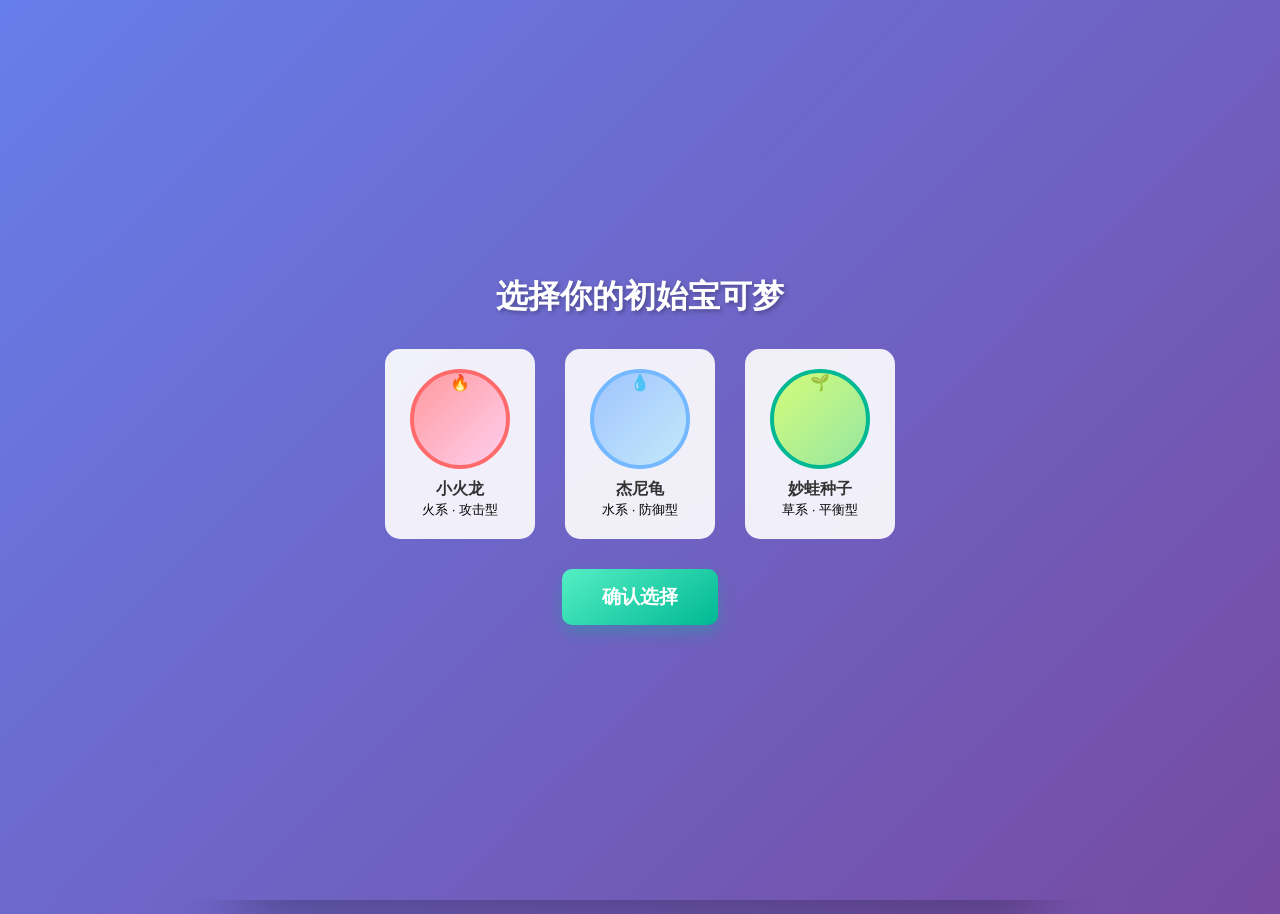
<file: index.html>
<!DOCTYPE html>
<html lang="zh-CN">
<head>
    <meta charset="UTF-8">
    <meta name="viewport" content="width=device-width, initial-scale=1.0">
    <title>数理小精灵：十之秘境</title>
    <link rel="stylesheet" href="css/style.css">
</head>
<body>
    <div id="game-container">
        <header>
            <h1>数理小精灵：十之秘境</h1>
            <div id="version-display" style="font-size: 12px; color: #888; text-align: right;">v0.38.1</div>
            <div id="level-display" class="level-display">第1关 尼比道馆</div>
        </header>
        
        <main>
            <div id="battle-area">
                <div id="player-pet">
                    <div class="pet-sprite">
                        <div class="pet-level">Lv.<span id="player-level">1</span></div>
                        <div class="pet-image" id="player-pet-image">🔥</div>
                        <div class="pet-name" id="player-pet-name">小火龙</div>
                        <div class="pet-hp-bar">
                            <div class="hp-fill" id="player-hp-fill"></div>
                        </div>
                        <div class="pet-xp-bar">
                            <div class="xp-fill" id="player-xp-fill"></div>
                        </div>
                    </div>
                </div>
                
                <div id="enemy-monster">
                    <div class="monster-sprite">
                        <div class="trainer-name" id="trainer-name"></div>
                        <div class="monster-name" id="monster-name"></div>
                        <div class="monster-image" id="enemy-monster-image"></div>
                        <div class="monster-hp-bar">
                            <div class="hp-fill" id="enemy-hp-fill"></div>
                        </div>
                    </div>
                </div>
            </div>
            
            <div id="math-board" class="hidden">
                <div id="question-container">
                    <span id="question-text">准备战斗！</span>
                </div>
                
                <div id="answer-buttons">
                    <button class="answer-btn" data-answer="0">?</button>
                    <button class="answer-btn" data-answer="0">?</button>
                    <button class="answer-btn" data-answer="0">?</button>
                </div>
            </div>
            
            <div id="explore-hint" class="explore-hint">
                <div class="hint-content">
                    <span class="hint-icon">⚔️</span>
                    <span class="hint-text">点击"探索"按钮开始冒险！</span>
                    <span class="hint-subtext">第1关 尼比道馆 (1/5)</span>
                </div>
            </div>
            
            <div id="game-controls">
                <button id="explore-btn">探索</button>
                <button id="potion-btn">恢复药水</button>
                <button id="stats-btn">查看状态</button>
            </div>
        </main>
        
        <div id="message-overlay" class="hidden">
            <div id="message-content">
                <p id="message-text">遭遇了野生怪兽！</p>
                <button id="message-ok-btn">确定</button>
            </div>
        </div>
        
        <div id="pet-selection">
            <h2>选择你的初始宝可梦</h2>
            <div class="pet-options">
                <div class="pet-option" data-pet="fire">
                    <div class="pet-preview fire-pet">🔥</div>
                    <span>小火龙</span>
                    <small>火系 · 攻击型</small>
                </div>
                <div class="pet-option" data-pet="water">
                    <div class="pet-preview water-pet">💧</div>
                    <span>杰尼龟</span>
                    <small>水系 · 防御型</small>
                </div>
                <div class="pet-option" data-pet="grass">
                    <div class="pet-preview grass-pet">🌱</div>
                    <span>妙蛙种子</span>
                    <small>草系 · 平衡型</small>
                </div>
            </div>
            <button id="confirm-pet-btn">确认选择</button>
        </div>
        
        <div id="stats-panel" class="hidden">
            <h2>宝可梦状态</h2>
            <div class="stats-content">
                <p>宝可梦名称：<span id="pet-name">小火龙</span></p>
                <p>等级：<span id="pet-level-display">1</span></p>
                <p>经验值：<span id="pet-xp">0</span>/<span id="xp-to-next">100</span></p>
                <p>生命值：<span id="pet-hp">100</span>/<span id="pet-max-hp">100</span></p>
                <p>攻击力：<span id="pet-attack">10</span></p>
                <p>当前关卡：<span id="current-level">1-1</span></p>
                <p>击败训练师数：<span id="monsters-defeated">0</span></p>
            </div>
            <button id="close-stats-btn">关闭</button>
        </div>
    </div>
    
    <script src="js/math-generator.js"></script>
    <script src="js/game.js"></script>
</body>
</html>
</file>
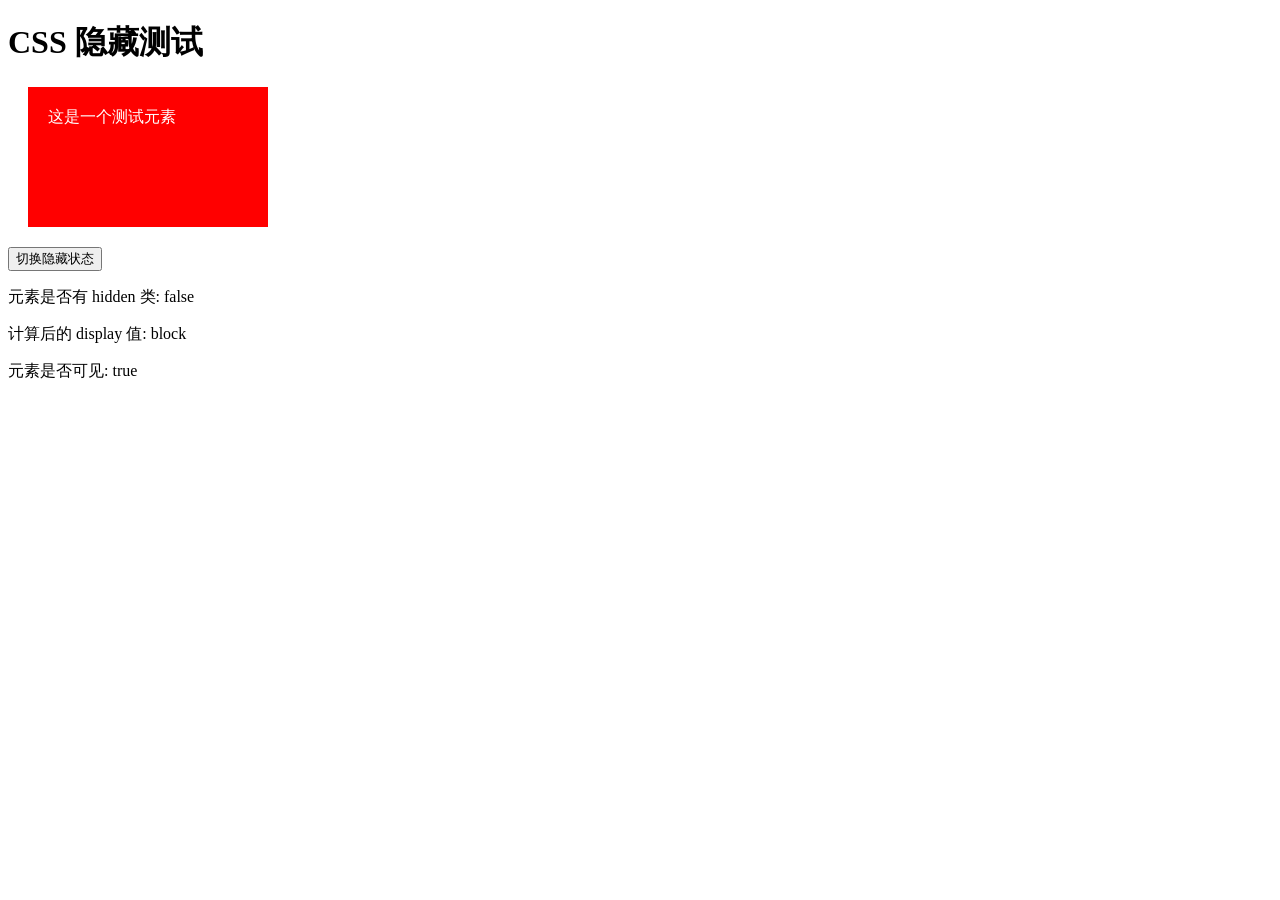
<file: css-test.html>
<!DOCTYPE html>
<html>
<head>
    <style>
        #test-element {
            width: 200px;
            height: 100px;
            background: red;
            color: white;
            padding: 20px;
            margin: 20px;
        }
        
        #test-element.hidden {
            display: none;
        }
        
        .hidden {
            display: none;
        }
    </style>
</head>
<body>
    <h1>CSS 隐藏测试</h1>
    
    <div id="test-element">
        这是一个测试元素
    </div>
    
    <button onclick="toggleHidden()">切换隐藏状态</button>
    
    <div id="result"></div>
    
    <script>
        const element = document.getElementById('test-element');
        const resultDiv = document.getElementById('result');
        
        function toggleHidden() {
            element.classList.toggle('hidden');
            updateResult();
        }
        
        function updateResult() {
            const isHidden = element.classList.contains('hidden');
            const computedDisplay = window.getComputedStyle(element).display;
            
            resultDiv.innerHTML = `
                <p>元素是否有 hidden 类: ${isHidden}</p>
                <p>计算后的 display 值: ${computedDisplay}</p>
                <p>元素是否可见: ${computedDisplay !== 'none'}</p>
            `;
        }
        
        // 初始状态
        updateResult();
    </script>
</body>
</html>
</file>
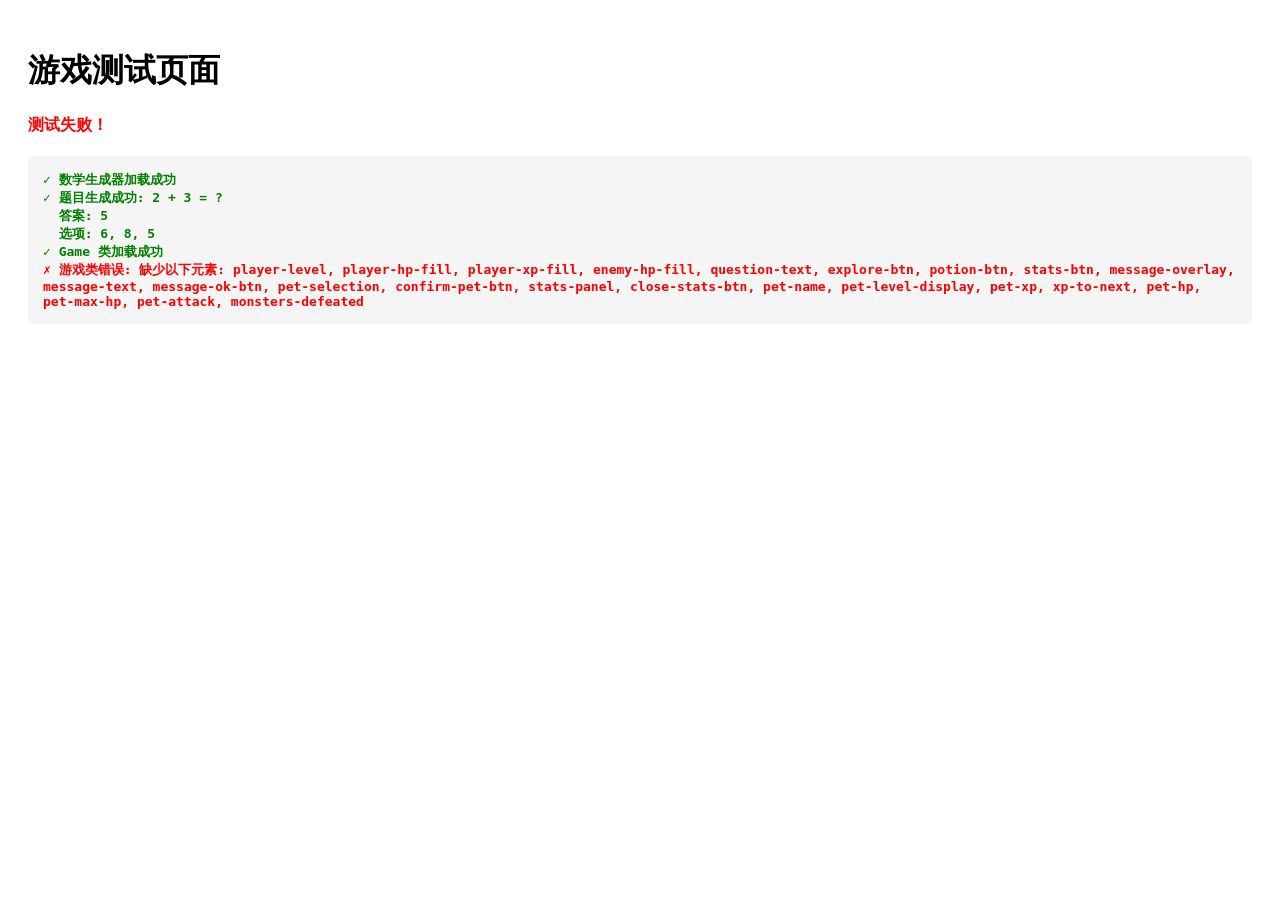
<file: debug.html>
<!DOCTYPE html>
<html lang="zh-CN">
<head>
    <meta charset="UTF-8">
    <meta name="viewport" content="width=device-width, initial-scale=1.0">
    <title>游戏测试</title>
    <style>
        body {
            font-family: Arial, sans-serif;
            padding: 20px;
        }
        .error {
            color: red;
            font-weight: bold;
        }
        .success {
            color: green;
            font-weight: bold;
        }
        #log {
            background: #f5f5f5;
            padding: 15px;
            border-radius: 5px;
            margin-top: 20px;
            white-space: pre-wrap;
            font-family: monospace;
        }
    </style>
</head>
<body>
    <h1>游戏测试页面</h1>
    <div id="status">正在加载...</div>
    <div id="log"></div>
    
    <script src="js/math-generator.js"></script>
    <script src="js/game.js"></script>
    <script>
        const logDiv = document.getElementById('log');
        const statusDiv = document.getElementById('status');
        
        function log(message, isError = false) {
            const line = document.createElement('div');
            line.textContent = message;
            line.className = isError ? 'error' : 'success';
            logDiv.appendChild(line);
        }
        
        // 测试数学生成器
        try {
            const generator = new MathQuestionGenerator();
            log('✓ 数学生成器加载成功');
            
            const question = generator.generateQuestion();
            log(`✓ 题目生成成功: ${question.display}`);
            log(`  答案: ${question.answer}`);
            log(`  选项: ${question.options.join(', ')}`);
        } catch (e) {
            log(`✗ 数学生成器错误: ${e.message}`, true);
        }
        
        // 测试游戏类
        try {
            // 检查 Game 类是否存在
            if (typeof Game === 'undefined') {
                throw new Error('Game 类未定义');
            }
            log('✓ Game 类加载成功');
            
            // 检查必要的元素是否存在
            const requiredElements = [
                'player-level', 'player-hp-fill', 'player-xp-fill',
                'enemy-hp-fill', 'question-text', 'explore-btn',
                'potion-btn', 'stats-btn', 'message-overlay',
                'message-text', 'message-ok-btn', 'pet-selection',
                'confirm-pet-btn', 'stats-panel', 'close-stats-btn',
                'pet-name', 'pet-level-display', 'pet-xp',
                'xp-to-next', 'pet-hp', 'pet-max-hp', 'pet-attack', 'monsters-defeated'
            ];
            
            const missingElements = requiredElements.filter(id => !document.getElementById(id));
            if (missingElements.length > 0) {
                throw new Error(`缺少以下元素: ${missingElements.join(', ')}`);
            }
            log('✓ 所有必要元素存在');
            
            // 检查答案按钮
            const answerButtons = document.querySelectorAll('.answer-btn');
            if (answerButtons.length !== 3) {
                throw new Error(`答案按钮数量不正确: ${answerButtons.length} (应为 3)`);
            }
            log(`✓ 答案按钮数量正确: ${answerButtons.length}`);
            
            // 检查宠物选项
            const petOptions = document.querySelectorAll('.pet-option');
            if (petOptions.length !== 3) {
                throw new Error(`宠物选项数量不正确: ${petOptions.length} (应为 3)`);
            }
            log(`✓ 宠物选项数量正确: ${petOptions.length}`);
            
            // 尝试创建游戏实例
            const game = new Game();
            log('✓ 游戏实例创建成功');
            
            statusDiv.textContent = '所有测试通过！';
            statusDiv.className = 'success';
        } catch (e) {
            log(`✗ 游戏类错误: ${e.message}`, true);
            statusDiv.textContent = '测试失败！';
            statusDiv.className = 'error';
        }
    </script>
</body>
</html>
</file>
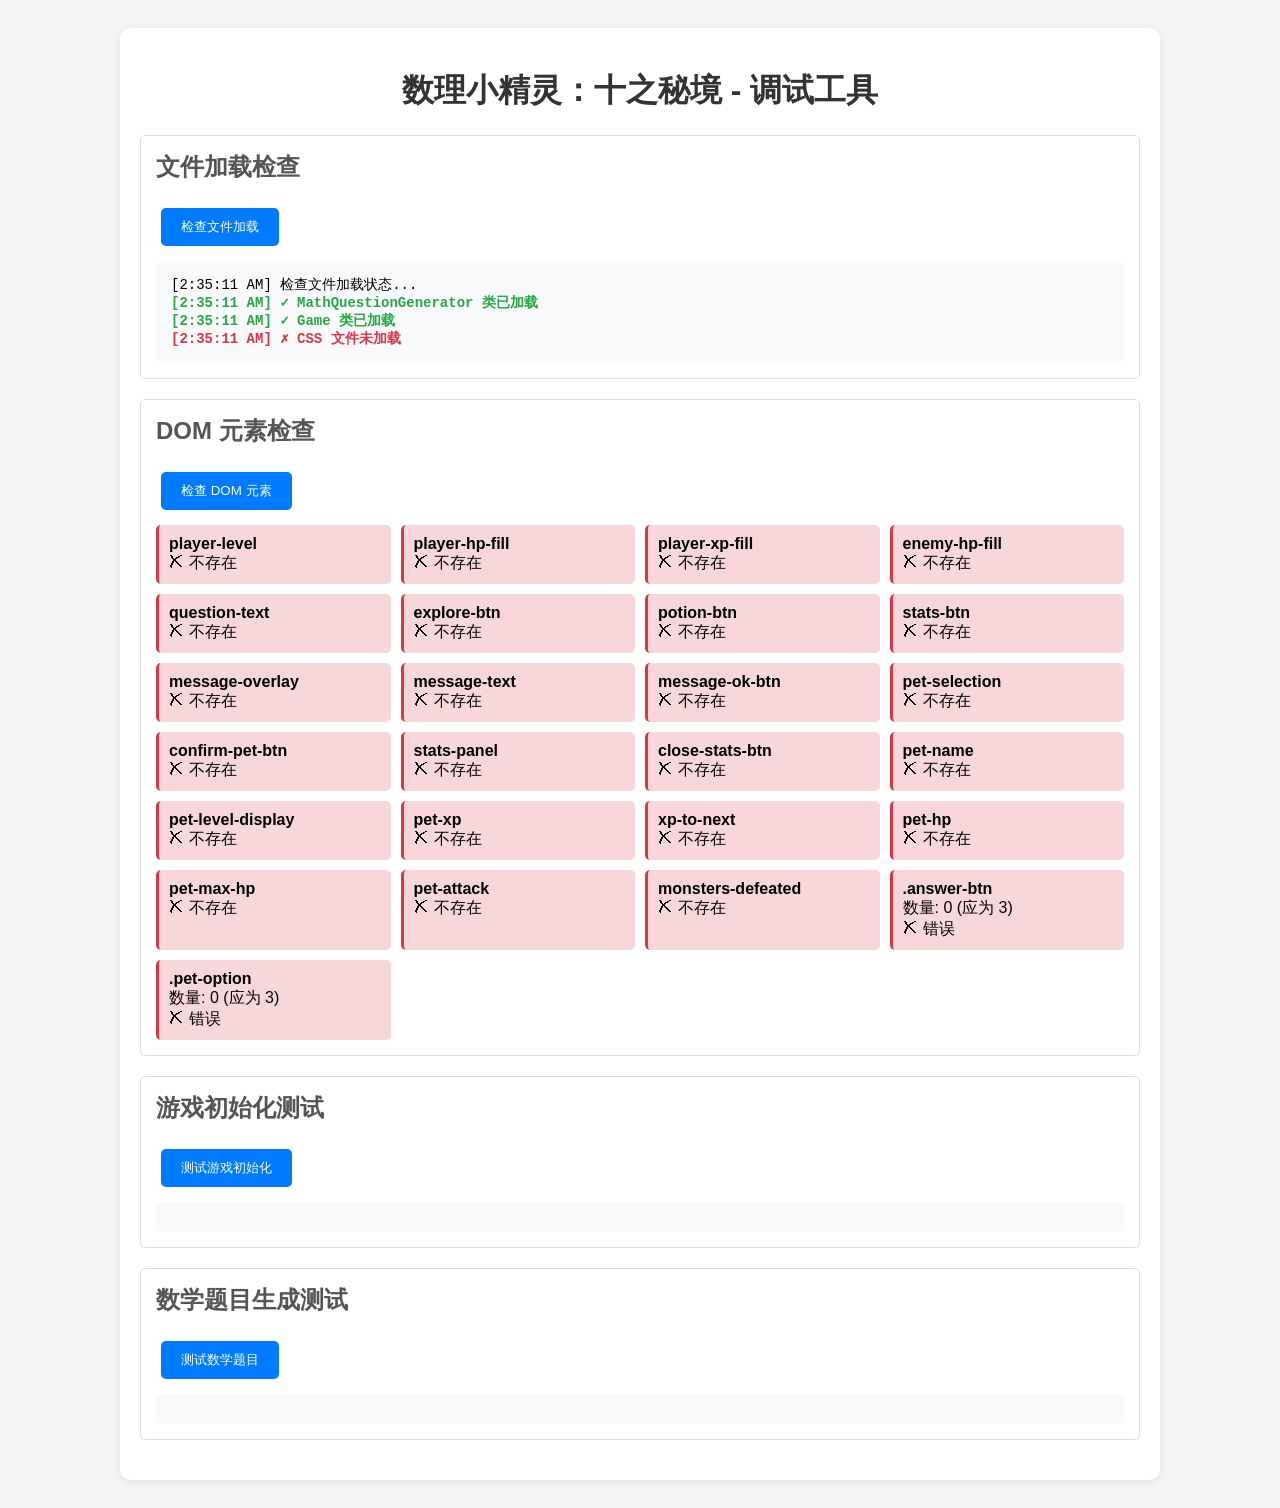
<file: debug2.html>
<!DOCTYPE html>
<html lang="zh-CN">
<head>
    <meta charset="UTF-8">
    <meta name="viewport" content="width=device-width, initial-scale=1.0">
    <title>游戏调试</title>
    <style>
        body {
            font-family: Arial, sans-serif;
            padding: 20px;
            background: #f5f5f5;
        }
        .container {
            max-width: 1000px;
            margin: 0 auto;
            background: white;
            padding: 20px;
            border-radius: 10px;
            box-shadow: 0 2px 10px rgba(0,0,0,0.1);
        }
        h1 {
            color: #333;
            text-align: center;
        }
        .section {
            margin: 20px 0;
            padding: 15px;
            border: 1px solid #ddd;
            border-radius: 5px;
        }
        .section h2 {
            margin-top: 0;
            color: #555;
        }
        .log {
            background: #f8f9fa;
            padding: 15px;
            border-radius: 5px;
            margin-top: 10px;
            white-space: pre-wrap;
            font-family: monospace;
            font-size: 14px;
            max-height: 400px;
            overflow-y: auto;
        }
        .error {
            color: #dc3545;
            font-weight: bold;
        }
        .success {
            color: #28a745;
            font-weight: bold;
        }
        button {
            padding: 10px 20px;
            background: #007bff;
            color: white;
            border: none;
            border-radius: 5px;
            cursor: pointer;
            margin: 5px;
        }
        button:hover {
            background: #0056b3;
        }
        .element-list {
            display: grid;
            grid-template-columns: repeat(auto-fill, minmax(200px, 1fr));
            gap: 10px;
            margin-top: 10px;
        }
        .element-item {
            padding: 10px;
            background: #f8f9fa;
            border-radius: 5px;
            border-left: 3px solid #007bff;
        }
        .element-item.exists {
            border-left-color: #28a745;
        }
        .element-item.missing {
            border-left-color: #dc3545;
            background: #f8d7da;
        }
    </style>
</head>
<body>
    <div class="container">
        <h1>数理小精灵：十之秘境 - 调试工具</h1>
        
        <div class="section">
            <h2>文件加载检查</h2>
            <button id="check-files">检查文件加载</button>
            <div id="file-check-log" class="log"></div>
        </div>
        
        <div class="section">
            <h2>DOM 元素检查</h2>
            <button id="check-elements">检查 DOM 元素</button>
            <div id="elements-list" class="element-list"></div>
        </div>
        
        <div class="section">
            <h2>游戏初始化测试</h2>
            <button id="test-init">测试游戏初始化</button>
            <div id="init-log" class="log"></div>
        </div>
        
        <div class="section">
            <h2>数学题目生成测试</h2>
            <button id="test-math">测试数学题目</button>
            <div id="math-log" class="log"></div>
        </div>
    </div>
    
    <script src="js/math-generator.js"></script>
    <script src="js/game.js"></script>
    <script>
        const fileCheckLog = document.getElementById('file-check-log');
        const elementsList = document.getElementById('elements-list');
        const initLog = document.getElementById('init-log');
        const mathLog = document.getElementById('math-log');
        
        function logToElement(element, message, type = 'info') {
            const line = document.createElement('div');
            line.textContent = `[${new Date().toLocaleTimeString()}] ${message}`;
            if (type === 'error') {
                line.className = 'error';
            } else if (type === 'success') {
                line.className = 'success';
            }
            element.appendChild(line);
            element.scrollTop = element.scrollHeight;
        }
        
        // 检查文件加载
        document.getElementById('check-files').addEventListener('click', () => {
            fileCheckLog.innerHTML = '';
            
            logToElement(fileCheckLog, '检查文件加载状态...');
            
            // 检查 MathQuestionGenerator
            if (typeof MathQuestionGenerator !== 'undefined') {
                logToElement(fileCheckLog, '✓ MathQuestionGenerator 类已加载', 'success');
            } else {
                logToElement(fileCheckLog, '✗ MathQuestionGenerator 类未加载', 'error');
            }
            
            // 检查 Game
            if (typeof Game !== 'undefined') {
                logToElement(fileCheckLog, '✓ Game 类已加载', 'success');
            } else {
                logToElement(fileCheckLog, '✗ Game 类未加载', 'error');
            }
            
            // 检查 CSS 文件
            const styleSheets = document.styleSheets;
            let cssLoaded = false;
            for (let i = 0; i < styleSheets.length; i++) {
                if (styleSheets[i].href && styleSheets[i].href.includes('style.css')) {
                    cssLoaded = true;
                    break;
                }
            }
            
            if (cssLoaded) {
                logToElement(fileCheckLog, '✓ CSS 文件已加载', 'success');
            } else {
                logToElement(fileCheckLog, '✗ CSS 文件未加载', 'error');
            }
        });
        
        // 检查 DOM 元素
        document.getElementById('check-elements').addEventListener('click', () => {
            elementsList.innerHTML = '';
            
            const requiredElements = [
                'player-level', 'player-hp-fill', 'player-xp-fill',
                'enemy-hp-fill', 'question-text', 'explore-btn',
                'potion-btn', 'stats-btn', 'message-overlay',
                'message-text', 'message-ok-btn', 'pet-selection',
                'confirm-pet-btn', 'stats-panel', 'close-stats-btn',
                'pet-name', 'pet-level-display', 'pet-xp',
                'xp-to-next', 'pet-hp', 'pet-max-hp', 'pet-attack', 'monsters-defeated'
            ];
            
            requiredElements.forEach(id => {
                const element = document.getElementById(id);
                const item = document.createElement('div');
                item.className = `element-item ${element ? 'exists' : 'missing'}`;
                item.innerHTML = `
                    <strong>${id}</strong><br>
                    ${element ? '✓ 存在' : '✗ 不存在'}
                `;
                elementsList.appendChild(item);
            });
            
            // 检查答案按钮
            const answerButtons = document.querySelectorAll('.answer-btn');
            const answerItem = document.createElement('div');
            answerItem.className = `element-item ${answerButtons.length === 3 ? 'exists' : 'missing'}`;
            answerItem.innerHTML = `
                <strong>.answer-btn</strong><br>
                数量: ${answerButtons.length} (应为 3)<br>
                ${answerButtons.length === 3 ? '✓ 正确' : '✗ 错误'}
            `;
            elementsList.appendChild(answerItem);
            
            // 检查宠物选项
            const petOptions = document.querySelectorAll('.pet-option');
            const petItem = document.createElement('div');
            petItem.className = `element-item ${petOptions.length === 3 ? 'exists' : 'missing'}`;
            petItem.innerHTML = `
                <strong>.pet-option</strong><br>
                数量: ${petOptions.length} (应为 3)<br>
                ${petOptions.length === 3 ? '✓ 正确' : '✗ 错误'}
            `;
            elementsList.appendChild(petItem);
        });
        
        // 测试游戏初始化
        document.getElementById('test-init').addEventListener('click', () => {
            initLog.innerHTML = '';
            
            try {
                logToElement(initLog, '开始测试游戏初始化...');
                
                // 检查 Game 类是否存在
                if (typeof Game === 'undefined') {
                    throw new Error('Game 类未定义');
                }
                logToElement(initLog, '✓ Game 类存在', 'success');
                
                // 创建游戏实例
                logToElement(initLog, '创建游戏实例...');
                const game = new Game();
                logToElement(initLog, '✓ 游戏实例创建成功', 'success');
                
                // 检查游戏状态
                logToElement(initLog, `游戏状态: ${game.state}`);
                logToElement(initLog, `宠物选择界面是否显示: ${!document.getElementById('pet-selection').classList.contains('hidden')}`);
                
                // 检查游戏属性
                logToElement(initLog, `数学生成器: ${game.mathGenerator ? '已创建' : '未创建'}`);
                logToElement(initLog, `玩家宠物: ${game.playerPet ? '已创建' : '未创建'}`);
                
                // 模拟选择宠物
                logToElement(initLog, '模拟选择宠物...');
                const firePetOption = document.querySelector('.pet-option[data-pet="fire"]');
                if (firePetOption) {
                    firePetOption.click();
                    logToElement(initLog, '✓ 宠物选择成功', 'success');
                } else {
                    logToElement(initLog, '✗ 宠物选项不存在', 'error');
                }
                
                // 确认宠物选择
                logToElement(initLog, '确认宠物选择...');
                const confirmBtn = document.getElementById('confirm-pet-btn');
                if (confirmBtn) {
                    confirmBtn.click();
                    logToElement(initLog, '✓ 宠物确认成功', 'success');
                } else {
                    logToElement(initLog, '✗ 确认按钮不存在', 'error');
                }
                
                // 检查宠物是否创建
                logToElement(initLog, `玩家宠物: ${game.playerPet ? game.playerPet.name : '未创建'}`);
                
                logToElement(initLog, '========================================');
                logToElement(initLog, '游戏初始化测试完成！', 'success');
                
            } catch (e) {
                logToElement(initLog, `错误: ${e.message}`, 'error');
                console.error(e);
            }
        });
        
        // 测试数学题目
        document.getElementById('test-math').addEventListener('click', () => {
            mathLog.innerHTML = '';
            
            try {
                logToElement(mathLog, '开始测试数学题目生成...');
                
                // 检查 MathQuestionGenerator 类是否存在
                if (typeof MathQuestionGenerator === 'undefined') {
                    throw new Error('MathQuestionGenerator 类未定义');
                }
                logToElement(mathLog, '✓ MathQuestionGenerator 类存在', 'success');
                
                // 创建生成器实例
                const generator = new MathQuestionGenerator();
                logToElement(mathLog, '✓ 生成器实例创建成功', 'success');
                
                // 测试不同难度
                for (let diff = 1; diff <= 3; diff++) {
                    generator.setDifficulty(diff);
                    logToElement(mathLog, `\n=== 难度 ${diff} (${generator.area}) ===`);
                    
                    for (let i = 0; i < 3; i++) {
                        const question = generator.generateQuestion();
                        
                        // 验证规则
                        let valid = true;
                        let errors = [];
                        
                        if (question.answer > 10) {
                            valid = false;
                            errors.push(`答案 ${question.answer} 超过10`);
                        }
                        
                        if (question.options.length !== 3) {
                            valid = false;
                            errors.push(`选项数量不正确: ${question.options.length}`);
                        }
                        
                        if (!question.options.includes(question.answer)) {
                            valid = false;
                            errors.push('选项中不包含正确答案');
                        }
                        
                        logToElement(mathLog, `题目 ${i + 1}: ${question.display}`);
                        logToElement(mathLog, `  答案: ${question.answer}`);
                        logToElement(mathLog, `  选项: ${question.options.join(', ')}`);
                        
                        if (valid) {
                            logToElement(mathLog, `  ✓ 验证通过`, 'success');
                        } else {
                            logToElement(mathLog, `  ✗ 验证失败: ${errors.join(', ')}`, 'error');
                        }
                    }
                }
                
                logToElement(mathLog, '\n========================================');
                logToElement(mathLog, '数学题目测试完成！', 'success');
                
            } catch (e) {
                logToElement(mathLog, `错误: ${e.message}`, 'error');
                console.error(e);
            }
        });
        
        // 页面加载时自动运行检查
        window.addEventListener('load', () => {
            document.getElementById('check-files').click();
            document.getElementById('check-elements').click();
        });
    </script>
</body>
</html>
</file>
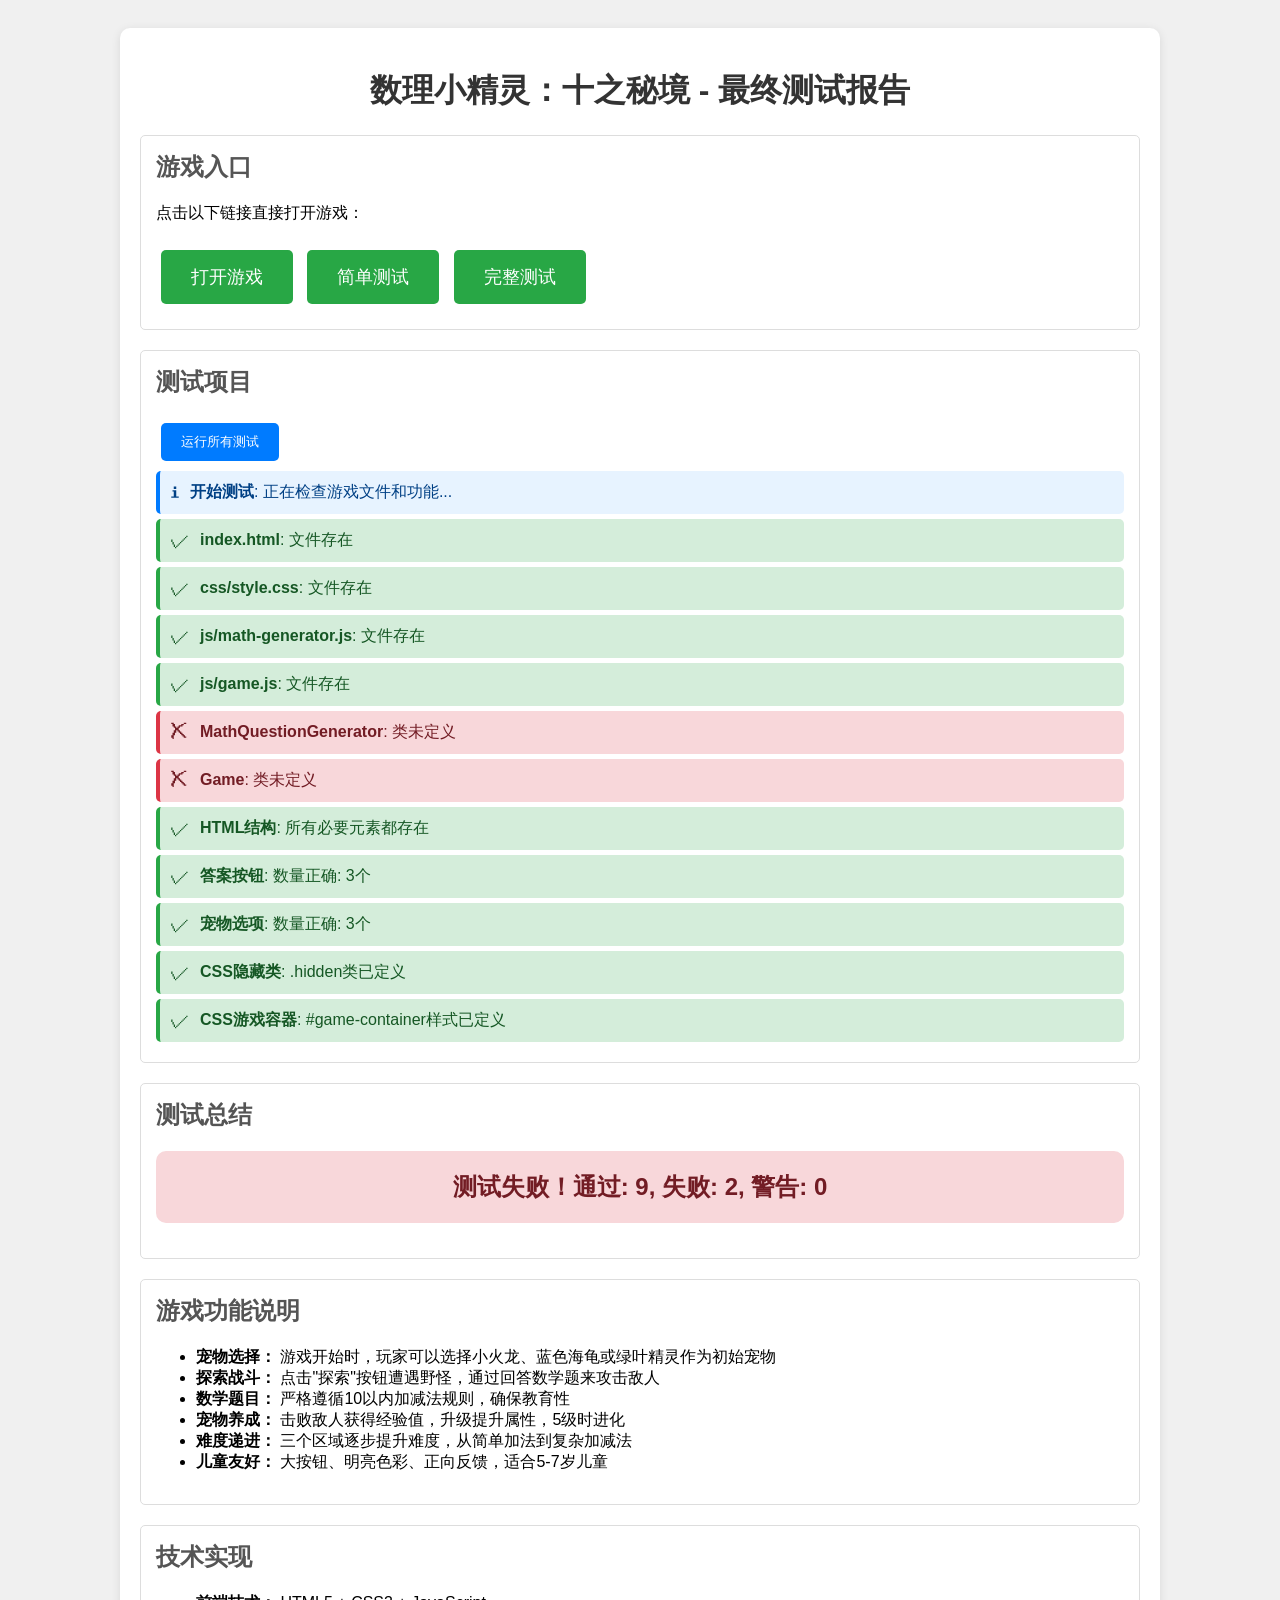
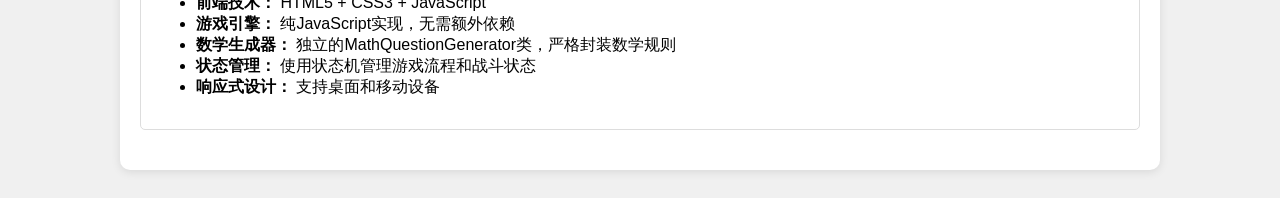
<file: final-test.html>
<!DOCTYPE html>
<html lang="zh-CN">
<head>
    <meta charset="UTF-8">
    <meta name="viewport" content="width=device-width, initial-scale=1.0">
    <title>最终测试报告</title>
    <style>
        body {
            font-family: Arial, sans-serif;
            padding: 20px;
            background: #f0f0f0;
        }
        .container {
            max-width: 1000px;
            margin: 0 auto;
            background: white;
            padding: 20px;
            border-radius: 10px;
            box-shadow: 0 2px 10px rgba(0,0,0,0.1);
        }
        h1 {
            color: #333;
            text-align: center;
        }
        .test-section {
            margin: 20px 0;
            padding: 15px;
            border: 1px solid #ddd;
            border-radius: 5px;
        }
        .test-section h2 {
            margin-top: 0;
            color: #555;
        }
        .test-item {
            padding: 10px;
            margin: 5px 0;
            border-radius: 5px;
            display: flex;
            align-items: center;
        }
        .test-item.pass {
            background: #d4edda;
            color: #155724;
            border-left: 4px solid #28a745;
        }
        .test-item.fail {
            background: #f8d7da;
            color: #721c24;
            border-left: 4px solid #dc3545;
        }
        .test-item.warning {
            background: #fff3cd;
            color: #856404;
            border-left: 4px solid #ffc107;
        }
        .test-item.info {
            background: #e7f3ff;
            color: #004085;
            border-left: 4px solid #007bff;
        }
        .icon {
            margin-right: 10px;
            font-size: 20px;
        }
        button {
            padding: 10px 20px;
            background: #007bff;
            color: white;
            border: none;
            border-radius: 5px;
            cursor: pointer;
            margin: 5px;
        }
        button:hover {
            background: #0056b3;
        }
        .summary {
            font-size: 24px;
            font-weight: bold;
            text-align: center;
            padding: 20px;
            border-radius: 10px;
            margin: 20px 0;
        }
        .summary.success {
            background: #d4edda;
            color: #155724;
        }
        .summary.warning {
            background: #fff3cd;
            color: #856404;
        }
        .summary.error {
            background: #f8d7da;
            color: #721c24;
        }
        .game-link {
            display: inline-block;
            padding: 15px 30px;
            background: #28a745;
            color: white;
            text-decoration: none;
            border-radius: 5px;
            font-size: 18px;
            margin: 10px 5px;
        }
        .game-link:hover {
            background: #218838;
        }
    </style>
</head>
<body>
    <div class="container">
        <h1>数理小精灵：十之秘境 - 最终测试报告</h1>
        
        <div class="test-section">
            <h2>游戏入口</h2>
            <p>点击以下链接直接打开游戏：</p>
            <a href="index.html" class="game-link">打开游戏</a>
            <a href="simple-test.html" class="game-link">简单测试</a>
            <a href="full-test.html" class="game-link">完整测试</a>
        </div>
        
        <div class="test-section">
            <h2>测试项目</h2>
            <button onclick="runAllTests()">运行所有测试</button>
            <div id="test-results"></div>
        </div>
        
        <div class="test-section">
            <h2>测试总结</h2>
            <div id="test-summary"></div>
        </div>
        
        <div class="test-section">
            <h2>游戏功能说明</h2>
            <ul>
                <li><strong>宠物选择：</strong> 游戏开始时，玩家可以选择小火龙、蓝色海龟或绿叶精灵作为初始宠物</li>
                <li><strong>探索战斗：</strong> 点击"探索"按钮遭遇野怪，通过回答数学题来攻击敌人</li>
                <li><strong>数学题目：</strong> 严格遵循10以内加减法规则，确保教育性</li>
                <li><strong>宠物养成：</strong> 击败敌人获得经验值，升级提升属性，5级时进化</li>
                <li><strong>难度递进：</strong> 三个区域逐步提升难度，从简单加法到复杂加减法</li>
                <li><strong>儿童友好：</strong> 大按钮、明亮色彩、正向反馈，适合5-7岁儿童</li>
            </ul>
        </div>
        
        <div class="test-section">
            <h2>技术实现</h2>
            <ul>
                <li><strong>前端技术：</strong> HTML5 + CSS3 + JavaScript</li>
                <li><strong>游戏引擎：</strong> 纯JavaScript实现，无需额外依赖</li>
                <li><strong>数学生成器：</strong> 独立的MathQuestionGenerator类，严格封装数学规则</li>
                <li><strong>状态管理：</strong> 使用状态机管理游戏流程和战斗状态</li>
                <li><strong>响应式设计：</strong> 支持桌面和移动设备</li>
            </ul>
        </div>
    </div>
    
    <script>
        const testResults = document.getElementById('test-results');
        const testSummary = document.getElementById('test-summary');
        
        let passed = 0;
        let failed = 0;
        let warnings = 0;
        
        function addTestResult(name, status, message = '') {
            const item = document.createElement('div');
            item.className = `test-item ${status}`;
            
            let icon = '';
            switch(status) {
                case 'pass':
                    icon = '✓';
                    passed++;
                    break;
                case 'fail':
                    icon = '✗';
                    failed++;
                    break;
                case 'warning':
                    icon = '⚠';
                    warnings++;
                    break;
                case 'info':
                    icon = 'ℹ';
                    break;
            }
            
            item.innerHTML = `<span class="icon">${icon}</span><strong>${name}</strong>${message ? ': ' + message : ''}`;
            testResults.appendChild(item);
        }
        
        function updateSummary() {
            let summaryClass = 'success';
            let summaryText = '';
            
            if (failed > 0) {
                summaryClass = 'error';
                summaryText = `测试失败！通过: ${passed}, 失败: ${failed}, 警告: ${warnings}`;
            } else if (warnings > 0) {
                summaryClass = 'warning';
                summaryText = `测试完成，有警告！通过: ${passed}, 警告: ${warnings}`;
            } else {
                summaryClass = 'success';
                summaryText = `所有测试通过！通过: ${passed}`;
            }
            
            testSummary.className = `summary ${summaryClass}`;
            testSummary.textContent = summaryText;
        }
        
        async function runAllTests() {
            testResults.innerHTML = '';
            testSummary.innerHTML = '';
            passed = 0;
            failed = 0;
            warnings = 0;
            
            addTestResult('开始测试', 'info', '正在检查游戏文件和功能...');
            
            // 测试1: 检查文件是否存在
            try {
                const response = await fetch('index.html');
                if (response.ok) {
                    addTestResult('index.html', 'pass', '文件存在');
                } else {
                    addTestResult('index.html', 'fail', '文件不存在或无法访问');
                }
            } catch (e) {
                addTestResult('index.html', 'fail', `检查失败: ${e.message}`);
            }
            
            try {
                const response = await fetch('css/style.css');
                if (response.ok) {
                    addTestResult('css/style.css', 'pass', '文件存在');
                } else {
                    addTestResult('css/style.css', 'fail', '文件不存在或无法访问');
                }
            } catch (e) {
                addTestResult('css/style.css', 'fail', `检查失败: ${e.message}`);
            }
            
            try {
                const response = await fetch('js/math-generator.js');
                if (response.ok) {
                    addTestResult('js/math-generator.js', 'pass', '文件存在');
                } else {
                    addTestResult('js/math-generator.js', 'fail', '文件不存在或无法访问');
                }
            } catch (e) {
                addTestResult('js/math-generator.js', 'fail', `检查失败: ${e.message}`);
            }
            
            try {
                const response = await fetch('js/game.js');
                if (response.ok) {
                    addTestResult('js/game.js', 'pass', '文件存在');
                } else {
                    addTestResult('js/game.js', 'fail', '文件不存在或无法访问');
                }
            } catch (e) {
                addTestResult('js/game.js', 'fail', `检查失败: ${e.message}`);
            }
            
            // 测试2: 检查JavaScript类
            try {
                if (typeof MathQuestionGenerator !== 'undefined') {
                    addTestResult('MathQuestionGenerator', 'pass', '类已定义');
                    
                    const generator = new MathQuestionGenerator();
                    const question = generator.generateQuestion();
                    
                    if (question.answer <= 10) {
                        addTestResult('数学规则', 'pass', `答案验证通过: ${question.display} = ${question.answer}`);
                    } else {
                        addTestResult('数学规则', 'fail', `答案超过10: ${question.display} = ${question.answer}`);
                    }
                } else {
                    addTestResult('MathQuestionGenerator', 'fail', '类未定义');
                }
            } catch (e) {
                addTestResult('MathQuestionGenerator', 'fail', `测试失败: ${e.message}`);
            }
            
            try {
                if (typeof Game !== 'undefined') {
                    addTestResult('Game', 'pass', '类已定义');
                } else {
                    addTestResult('Game', 'fail', '类未定义');
                }
            } catch (e) {
                addTestResult('Game', 'fail', `测试失败: ${e.message}`);
            }
            
            // 测试3: 检查HTML结构
            try {
                const parser = new DOMParser();
                const response = await fetch('index.html');
                const html = await response.text();
                const doc = parser.parseFromString(html, 'text/html');
                
                const requiredElements = [
                    'game-container', 'player-level', 'player-hp-fill', 'player-xp-fill',
                    'enemy-hp-fill', 'question-text', 'explore-btn', 'potion-btn',
                    'stats-btn', 'message-overlay', 'message-text', 'message-ok-btn',
                    'pet-selection', 'confirm-pet-btn', 'stats-panel', 'close-stats-btn'
                ];
                
                let missingElements = [];
                requiredElements.forEach(id => {
                    if (!doc.getElementById(id)) {
                        missingElements.push(id);
                    }
                });
                
                if (missingElements.length === 0) {
                    addTestResult('HTML结构', 'pass', '所有必要元素都存在');
                } else {
                    addTestResult('HTML结构', 'fail', `缺少元素: ${missingElements.join(', ')}`);
                }
                
                // 检查答案按钮
                const answerButtons = doc.querySelectorAll('.answer-btn');
                if (answerButtons.length === 3) {
                    addTestResult('答案按钮', 'pass', '数量正确: 3个');
                } else {
                    addTestResult('答案按钮', 'fail', `数量不正确: ${answerButtons.length}个`);
                }
                
                // 检查宠物选项
                const petOptions = doc.querySelectorAll('.pet-option');
                if (petOptions.length === 3) {
                    addTestResult('宠物选项', 'pass', '数量正确: 3个');
                } else {
                    addTestResult('宠物选项', 'fail', `数量不正确: ${petOptions.length}个`);
                }
                
            } catch (e) {
                addTestResult('HTML结构', 'fail', `检查失败: ${e.message}`);
            }
            
            // 测试4: 检查CSS
            try {
                const response = await fetch('css/style.css');
                const css = await response.text();
                
                if (css.includes('.hidden')) {
                    addTestResult('CSS隐藏类', 'pass', '.hidden类已定义');
                } else {
                    addTestResult('CSS隐藏类', 'fail', '.hidden类未定义');
                }
                
                if (css.includes('#game-container')) {
                    addTestResult('CSS游戏容器', 'pass', '#game-container样式已定义');
                } else {
                    addTestResult('CSS游戏容器', 'fail', '#game-container样式未定义');
                }
                
            } catch (e) {
                addTestResult('CSS检查', 'fail', `检查失败: ${e.message}`);
            }
            
            // 测试5: 检查数学题目生成器
            try {
                if (typeof MathQuestionGenerator !== 'undefined') {
                    const generator = new MathQuestionGenerator();
                    
                    // 测试不同难度
                    let allMathTestsPassed = true;
                    for (let diff = 1; diff <= 3; diff++) {
                        generator.setDifficulty(diff);
                        
                        for (let i = 0; i < 3; i++) {
                            const question = generator.generateQuestion();
                            
                            if (question.answer > 10) {
                                allMathTestsPassed = false;
                                addTestResult(`数学难度${diff}`, 'fail', `答案超过10: ${question.display} = ${question.answer}`);
                                break;
                            }
                        }
                    }
                    
                    if (allMathTestsPassed) {
                        addTestResult('数学题目生成器', 'pass', '所有难度测试通过');
                    }
                }
            } catch (e) {
                addTestResult('数学题目生成器', 'fail', `测试失败: ${e.message}`);
            }
            
            updateSummary();
        }
        
        // 页面加载时自动运行测试
        window.addEventListener('load', () => {
            setTimeout(runAllTests, 1000);
        });
    </script>
</body>
</html>
</file>
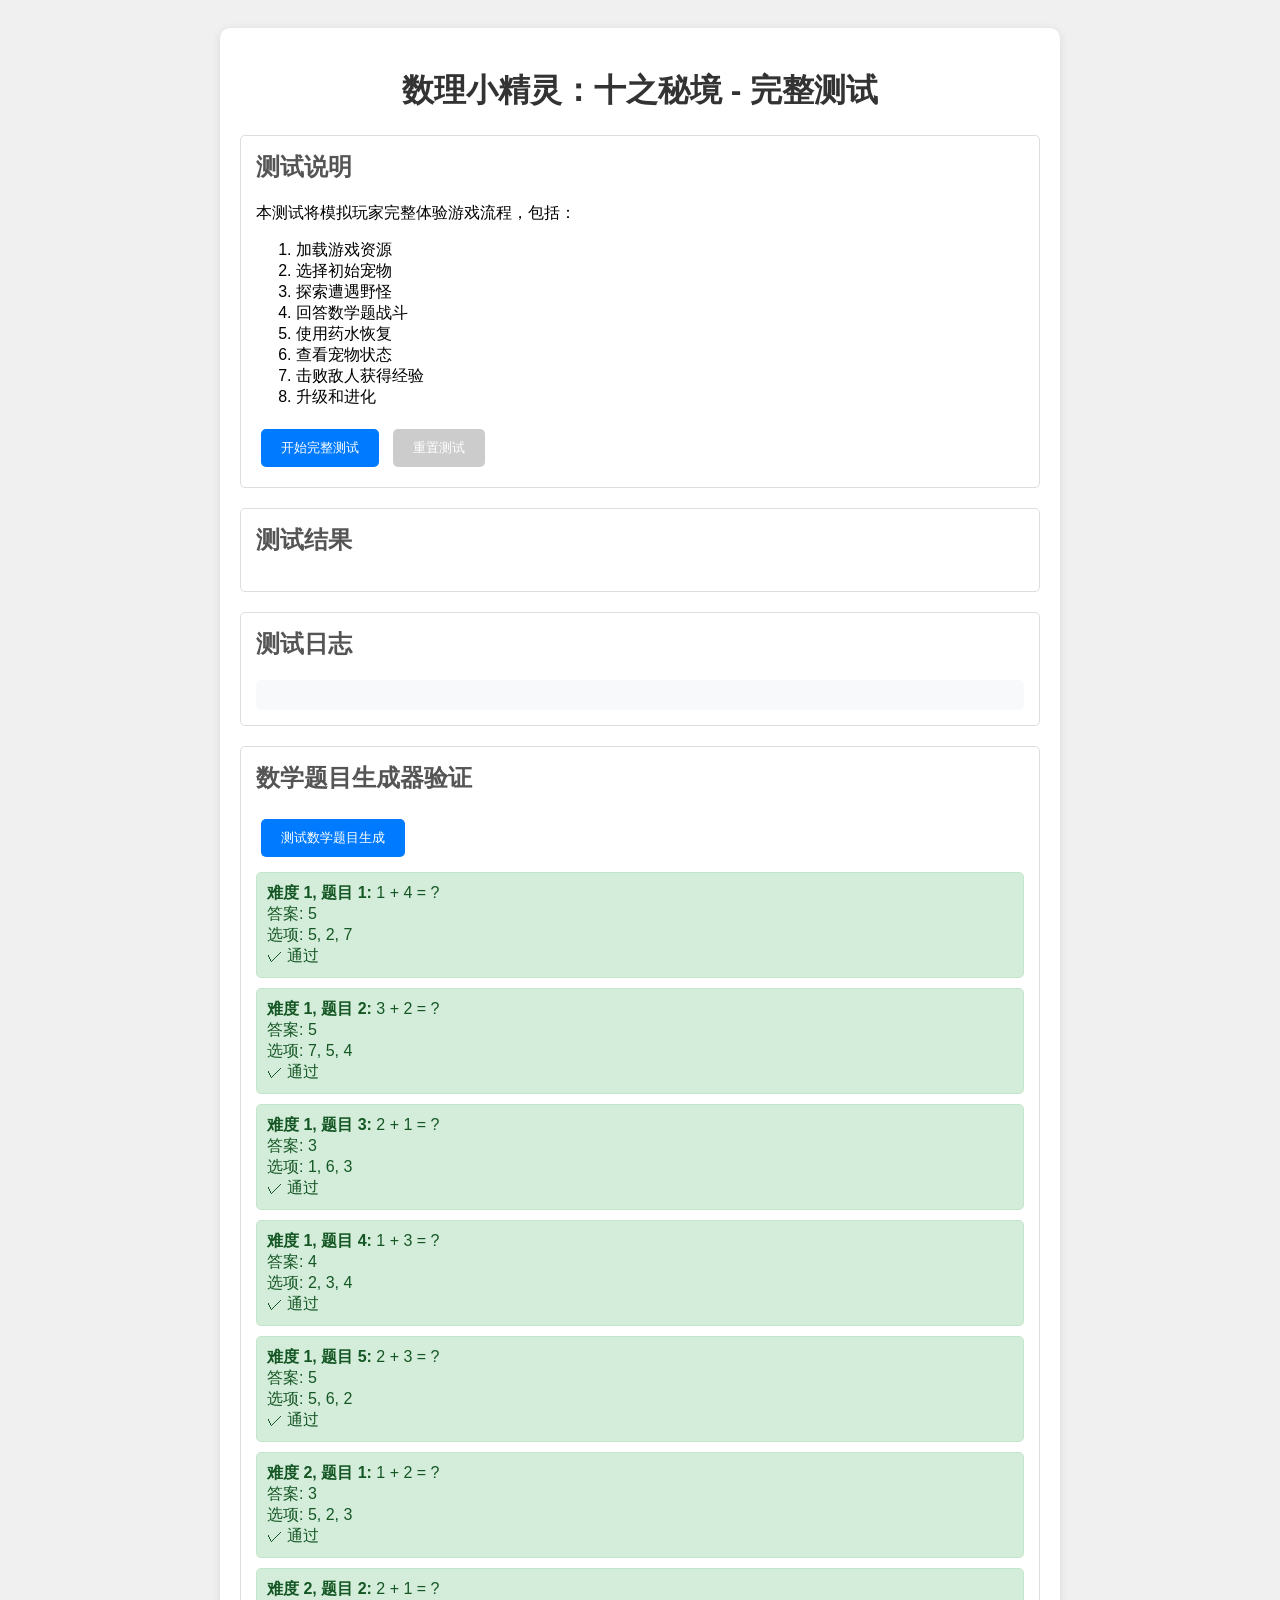
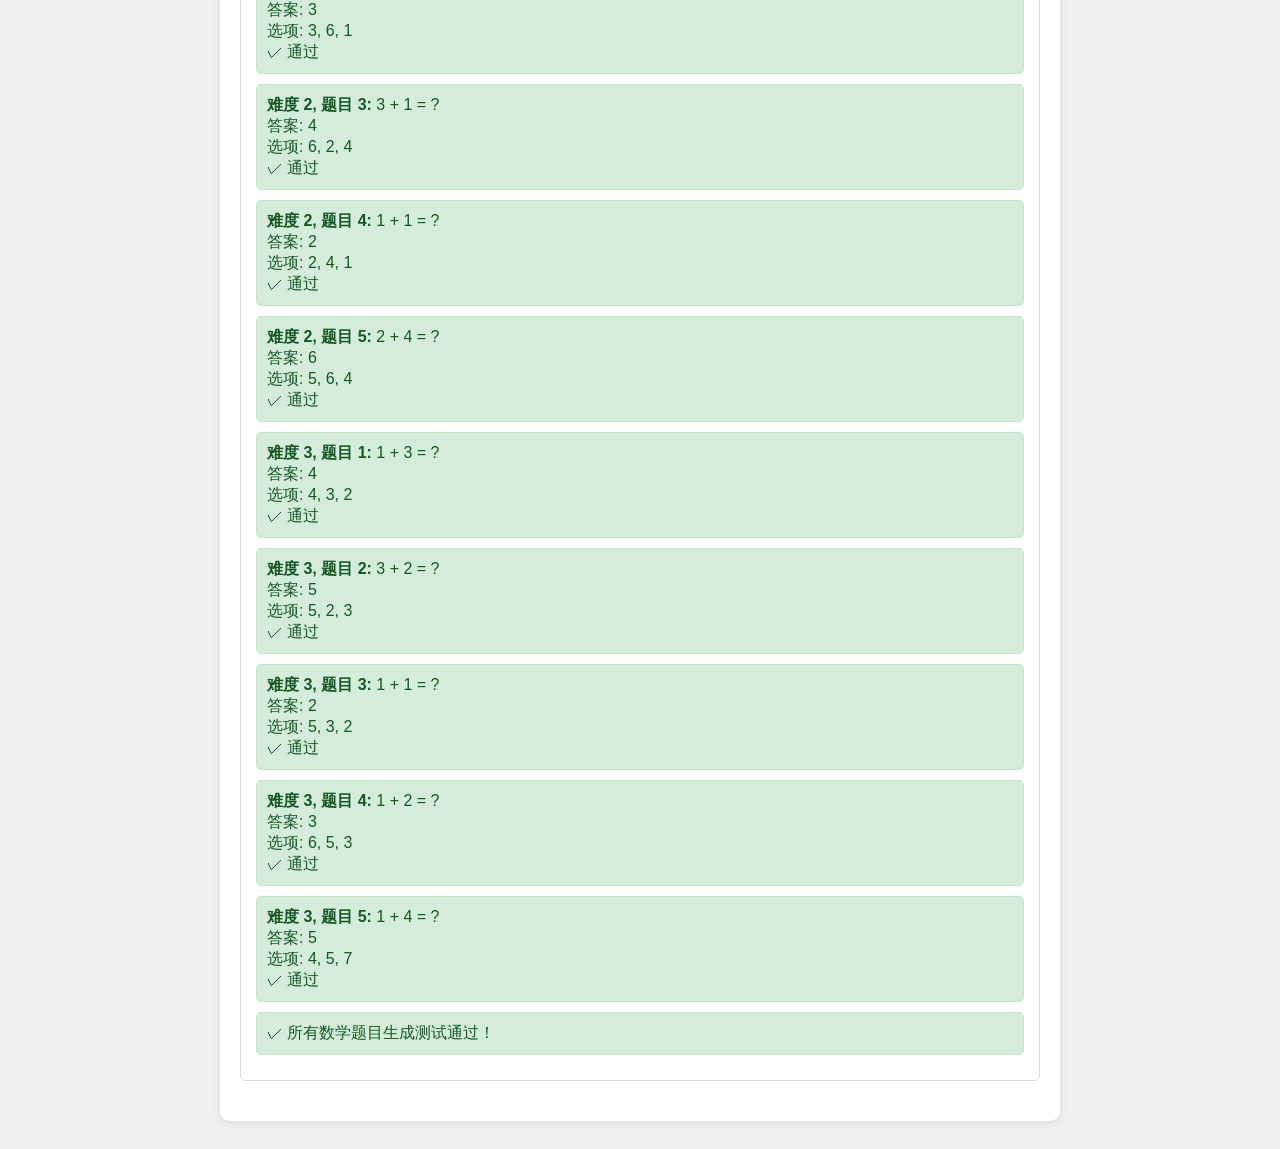
<file: full-test.html>
<!DOCTYPE html>
<html lang="zh-CN">
<head>
    <meta charset="UTF-8">
    <meta name="viewport" content="width=device-width, initial-scale=1.0">
    <title>完整游戏测试</title>
    <style>
        body {
            font-family: Arial, sans-serif;
            padding: 20px;
            background: #f0f0f0;
        }
        .test-container {
            max-width: 800px;
            margin: 0 auto;
            background: white;
            padding: 20px;
            border-radius: 10px;
            box-shadow: 0 2px 10px rgba(0,0,0,0.1);
        }
        h1 {
            color: #333;
            text-align: center;
        }
        .test-section {
            margin: 20px 0;
            padding: 15px;
            border: 1px solid #ddd;
            border-radius: 5px;
        }
        .test-section h2 {
            margin-top: 0;
            color: #555;
        }
        .test-result {
            margin: 10px 0;
            padding: 10px;
            border-radius: 5px;
        }
        .pass {
            background: #d4edda;
            color: #155724;
            border: 1px solid #c3e6cb;
        }
        .fail {
            background: #f8d7da;
            color: #721c24;
            border: 1px solid #f5c6cb;
        }
        button {
            padding: 10px 20px;
            background: #007bff;
            color: white;
            border: none;
            border-radius: 5px;
            cursor: pointer;
            margin: 5px;
        }
        button:hover {
            background: #0056b3;
        }
        button:disabled {
            background: #ccc;
            cursor: not-allowed;
        }
        .log {
            background: #f8f9fa;
            padding: 15px;
            border-radius: 5px;
            margin-top: 20px;
            white-space: pre-wrap;
            font-family: monospace;
            font-size: 14px;
            max-height: 300px;
            overflow-y: auto;
        }
        .step {
            margin: 5px 0;
            padding: 5px;
            border-left: 3px solid #007bff;
            padding-left: 10px;
        }
        .step.success {
            border-left-color: #28a745;
            background: #d4edda;
        }
        .step.error {
            border-left-color: #dc3545;
            background: #f8d7da;
        }
    </style>
</head>
<body>
    <div class="test-container">
        <h1>数理小精灵：十之秘境 - 完整测试</h1>
        
        <div class="test-section">
            <h2>测试说明</h2>
            <p>本测试将模拟玩家完整体验游戏流程，包括：</p>
            <ol>
                <li>加载游戏资源</li>
                <li>选择初始宠物</li>
                <li>探索遭遇野怪</li>
                <li>回答数学题战斗</li>
                <li>使用药水恢复</li>
                <li>查看宠物状态</li>
                <li>击败敌人获得经验</li>
                <li>升级和进化</li>
            </ol>
            <button id="start-test">开始完整测试</button>
            <button id="reset-test" disabled>重置测试</button>
        </div>
        
        <div class="test-section">
            <h2>测试结果</h2>
            <div id="test-results"></div>
        </div>
        
        <div class="test-section">
            <h2>测试日志</h2>
            <div id="test-log" class="log"></div>
        </div>
        
        <div class="test-section">
            <h2>数学题目生成器验证</h2>
            <button id="test-math">测试数学题目生成</button>
            <div id="math-test-results"></div>
        </div>
    </div>
    
    <script src="js/math-generator.js"></script>
    <script src="js/game.js"></script>
    <script>
        const testResultsDiv = document.getElementById('test-results');
        const testLogDiv = document.getElementById('test-log');
        const startTestBtn = document.getElementById('start-test');
        const resetTestBtn = document.getElementById('reset-test');
        const testMathBtn = document.getElementById('test-math');
        const mathTestResultsDiv = document.getElementById('math-test-results');
        
        let testPassed = 0;
        let testFailed = 0;
        let game = null;
        
        function log(message, type = 'info') {
            const step = document.createElement('div');
            step.className = `step ${type}`;
            step.textContent = `[${new Date().toLocaleTimeString()}] ${message}`;
            testLogDiv.appendChild(step);
            testLogDiv.scrollTop = testLogDiv.scrollHeight;
        }
        
        function addTestResult(message, passed) {
            const result = document.createElement('div');
            result.className = `test-result ${passed ? 'pass' : 'fail'}`;
            result.textContent = (passed ? '✓ ' : '✗ ') + message;
            testResultsDiv.appendChild(result);
            
            if (passed) {
                testPassed++;
            } else {
                testFailed++;
            }
        }
        
        function delay(ms) {
            return new Promise(resolve => setTimeout(resolve, ms));
        }
        
        async function runFullTest() {
            startTestBtn.disabled = true;
            resetTestBtn.disabled = true;
            testResultsDiv.innerHTML = '';
            testLogDiv.innerHTML = '';
            testPassed = 0;
            testFailed = 0;
            
            log('开始完整游戏测试...');
            
            try {
                // 测试1: 检查游戏类是否加载
                log('检查游戏类加载...');
                if (typeof Game === 'undefined') {
                    throw new Error('Game 类未定义');
                }
                addTestResult('游戏类加载成功', true);
                log('✓ 游戏类加载成功', 'success');
                
                // 测试2: 创建游戏实例
                log('创建游戏实例...');
                game = new Game();
                addTestResult('游戏实例创建成功', true);
                log('✓ 游戏实例创建成功', 'success');
                
                await delay(500);
                
                // 测试3: 检查宠物选择界面是否显示
                log('检查宠物选择界面...');
                const petSelection = document.getElementById('pet-selection');
                if (!petSelection) {
                    throw new Error('宠物选择界面不存在');
                }
                const isPetSelectionHidden = petSelection.classList.contains('hidden');
                addTestResult('宠物选择界面显示正确', !isPetSelectionHidden);
                log(isPetSelectionHidden ? '✗ 宠物选择界面被隐藏' : '✓ 宠物选择界面显示正确', isPetSelectionHidden ? 'error' : 'success');
                
                // 测试4: 选择宠物
                log('选择小火龙宠物...');
                const firePetOption = document.querySelector('.pet-option[data-pet="fire"]');
                if (!firePetOption) {
                    throw new Error('小火龙选项不存在');
                }
                firePetOption.click();
                await delay(300);
                
                const isSelected = firePetOption.classList.contains('selected');
                addTestResult('宠物选择功能正常', isSelected);
                log(isSelected ? '✓ 宠物选择功能正常' : '✗ 宠物选择功能异常', isSelected ? 'success' : 'error');
                
                // 测试5: 确认宠物选择
                log('确认宠物选择...');
                const confirmBtn = document.getElementById('confirm-pet-btn');
                if (!confirmBtn) {
                    throw new Error('确认按钮不存在');
                }
                confirmBtn.click();
                await delay(500);
                
                const isPetSelectionHiddenAfterConfirm = petSelection.classList.contains('hidden');
                addTestResult('宠物确认功能正常', isPetSelectionHiddenAfterConfirm);
                log(isPetSelectionHiddenAfterConfirm ? '✓ 宠物确认功能正常' : '✗ 宠物确认功能异常', isPetSelectionHiddenAfterConfirm ? 'success' : 'error');
                
                // 测试6: 检查宠物创建
                log('检查宠物创建...');
                if (!game.playerPet) {
                    throw new Error('宠物未创建');
                }
                addTestResult('宠物创建成功', true);
                log(`✓ 宠物创建成功: ${game.playerPet.name}`, 'success');
                
                // 测试7: 点击探索按钮
                log('点击探索按钮...');
                const exploreBtn = document.getElementById('explore-btn');
                if (!exploreBtn) {
                    throw new Error('探索按钮不存在');
                }
                exploreBtn.click();
                await delay(500);
                
                addTestResult('探索功能正常', true);
                log('✓ 探索功能正常', 'success');
                
                // 测试8: 检查是否进入战斗
                log('检查战斗状态...');
                if (game.state !== 'battle') {
                    throw new Error('未进入战斗状态');
                }
                addTestResult('战斗状态正确', true);
                log('✓ 战斗状态正确', 'success');
                
                // 测试9: 检查数学题目
                log('检查数学题目...');
                if (!game.currentQuestion) {
                    throw new Error('未生成数学题目');
                }
                addTestResult('数学题目生成成功', true);
                log(`✓ 数学题目生成成功: ${game.currentQuestion.display}`, 'success');
                
                // 测试10: 回答正确答案
                log('回答正确答案...');
                const correctAnswer = game.currentQuestion.answer;
                const answerButtons = document.querySelectorAll('.answer-btn');
                let answered = false;
                
                answerButtons.forEach(btn => {
                    if (parseInt(btn.dataset.answer) === correctAnswer) {
                        btn.click();
                        answered = true;
                    }
                });
                
                if (!answered) {
                    throw new Error('未找到正确答案按钮');
                }
                
                await delay(1500);
                
                addTestResult('答题功能正常', true);
                log('✓ 答题功能正常', 'success');
                
                // 测试11: 检查经验值增加
                log('检查经验值增加...');
                if (game.playerPet.xp <= 0) {
                    throw new Error('经验值未增加');
                }
                addTestResult('经验值系统正常', true);
                log(`✓ 经验值系统正常: ${game.playerPet.xp} XP`, 'success');
                
                // 测试12: 使用药水
                log('使用药水...');
                const potionBtn = document.getElementById('potion-btn');
                if (!potionBtn) {
                    throw new Error('药水按钮不存在');
                }
                
                // 先让敌人攻击一下，减少血量
                game.playerPet.hp = game.playerPet.maxHP * 0.5;
                game.updatePetUI();
                
                potionBtn.click();
                await delay(500);
                
                addTestResult('药水使用功能正常', true);
                log('✓ 药水使用功能正常', 'success');
                
                // 测试13: 查看状态面板
                log('查看状态面板...');
                const statsBtn = document.getElementById('stats-btn');
                if (!statsBtn) {
                    throw new Error('状态按钮不存在');
                }
                statsBtn.click();
                await delay(500);
                
                const statsPanel = document.getElementById('stats-panel');
                const isStatsPanelVisible = !statsPanel.classList.contains('hidden');
                addTestResult('状态面板显示正常', isStatsPanelVisible);
                log(isStatsPanelVisible ? '✓ 状态面板显示正常' : '✗ 状态面板显示异常', isStatsPanelVisible ? 'success' : 'error');
                
                // 测试14: 关闭状态面板
                log('关闭状态面板...');
                const closeStatsBtn = document.getElementById('close-stats-btn');
                if (!closeStatsBtn) {
                    throw new Error('关闭按钮不存在');
                }
                closeStatsBtn.click();
                await delay(500);
                
                const isStatsPanelHidden = statsPanel.classList.contains('hidden');
                addTestResult('状态面板关闭正常', isStatsPanelHidden);
                log(isStatsPanelHidden ? '✓ 状态面板关闭正常' : '✗ 状态面板关闭异常', isStatsPanelHidden ? 'success' : 'error');
                
                // 测试15: 检查数学规则
                log('验证数学规则...');
                const mathGenerator = game.mathGenerator;
                let mathRulesPassed = true;
                
                for (let i = 0; i < 10; i++) {
                    const question = mathGenerator.generateQuestion();
                    if (question.answer > 10) {
                        mathRulesPassed = false;
                        log(`✗ 数学规则错误: ${question.display} = ${question.answer}`, 'error');
                        break;
                    }
                }
                
                addTestResult('数学规则验证通过', mathRulesPassed);
                log(mathRulesPassed ? '✓ 数学规则验证通过' : '✗ 数学规则验证失败', mathRulesPassed ? 'success' : 'error');
                
                // 测试完成
                log('');
                log('========================================');
                log(`测试完成！`);
                log(`通过: ${testPassed} 个测试`);
                log(`失败: ${testFailed} 个测试`);
                log('========================================');
                
                if (testFailed === 0) {
                    log('🎉 所有测试通过！游戏可以正常运行。', 'success');
                } else {
                    log('⚠️ 部分测试失败，请检查错误信息。', 'error');
                }
                
            } catch (e) {
                log(`测试过程中发生错误: ${e.message}`, 'error');
                addTestResult(`测试异常: ${e.message}`, false);
            }
            
            resetTestBtn.disabled = false;
        }
        
        function resetTest() {
            testResultsDiv.innerHTML = '';
            testLogDiv.innerHTML = '';
            testPassed = 0;
            testFailed = 0;
            startTestBtn.disabled = false;
            resetTestBtn.disabled = true;
            
            // 重新加载页面以重置游戏状态
            location.reload();
        }
        
        function testMathGenerator() {
            mathTestResultsDiv.innerHTML = '';
            
            try {
                const generator = new MathQuestionGenerator();
                let allPassed = true;
                
                // 测试不同难度
                for (let diff = 1; diff <= 3; diff++) {
                    generator.setDifficulty(diff);
                    
                    for (let i = 0; i < 5; i++) {
                        const question = generator.generateQuestion();
                        
                        // 验证规则
                        let passed = true;
                        let errors = [];
                        
                        if (question.answer > 10) {
                            passed = false;
                            errors.push(`答案 ${question.answer} 超过10`);
                        }
                        
                        if (question.options.length !== 3) {
                            passed = false;
                            errors.push(`选项数量不正确: ${question.options.length}`);
                        }
                        
                        if (!question.options.includes(question.answer)) {
                            passed = false;
                            errors.push('选项中不包含正确答案');
                        }
                        
                        const result = document.createElement('div');
                        result.className = `test-result ${passed ? 'pass' : 'fail'}`;
                        result.innerHTML = `
                            <strong>难度 ${diff}, 题目 ${i + 1}:</strong> ${question.display}<br>
                            答案: ${question.answer}<br>
                            选项: ${question.options.join(', ')}<br>
                            ${passed ? '✓ 通过' : '✗ 失败: ' + errors.join(', ')}
                        `;
                        mathTestResultsDiv.appendChild(result);
                        
                        if (!passed) {
                            allPassed = false;
                        }
                    }
                }
                
                const summary = document.createElement('div');
                summary.className = `test-result ${allPassed ? 'pass' : 'fail'}`;
                summary.textContent = allPassed ? '✓ 所有数学题目生成测试通过！' : '✗ 部分数学题目生成测试失败！';
                mathTestResultsDiv.appendChild(summary);
                
            } catch (e) {
                const error = document.createElement('div');
                error.className = 'test-result fail';
                error.textContent = `✗ 测试失败: ${e.message}`;
                mathTestResultsDiv.appendChild(error);
            }
        }
        
        // 绑定事件
        startTestBtn.addEventListener('click', runFullTest);
        resetTestBtn.addEventListener('click', resetTest);
        testMathBtn.addEventListener('click', testMathGenerator);
        
        // 页面加载时自动运行数学测试
        window.addEventListener('load', testMathGenerator);
    </script>
</body>
</html>
</file>
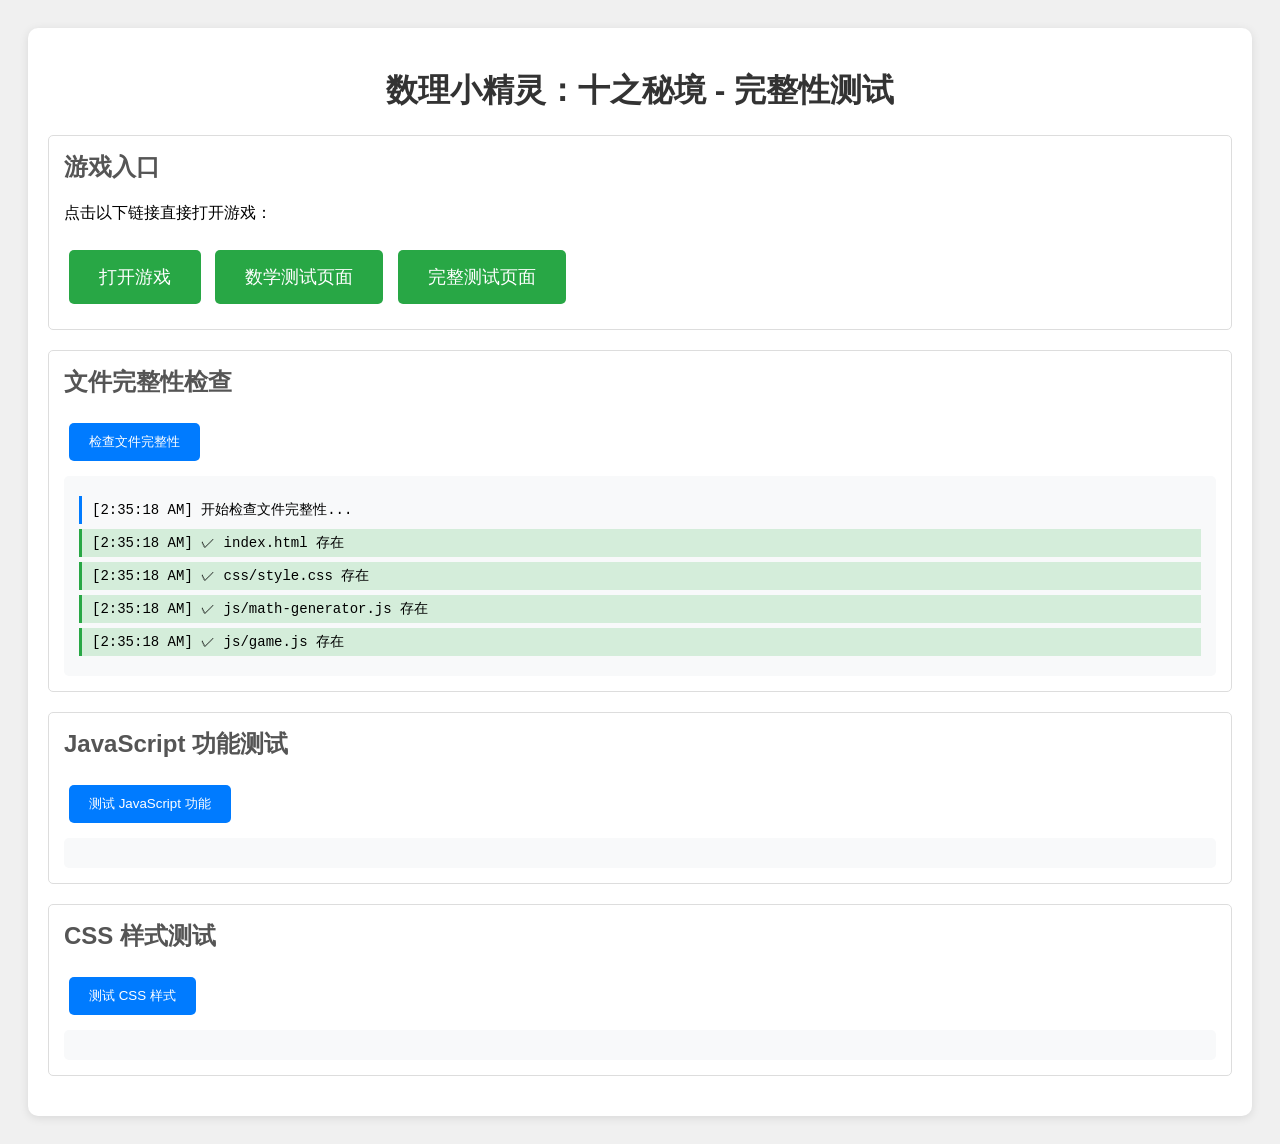
<file: integrity-test.html>
<!DOCTYPE html>
<html lang="zh-CN">
<head>
    <meta charset="UTF-8">
    <meta name="viewport" content="width=device-width, initial-scale=1.0">
    <title>游戏完整性测试</title>
    <style>
        body {
            font-family: Arial, sans-serif;
            padding: 20px;
            background: #f0f0f0;
        }
        .container {
            max-width: 1200px;
            margin: 0 auto;
            background: white;
            padding: 20px;
            border-radius: 10px;
            box-shadow: 0 2px 10px rgba(0,0,0,0.1);
        }
        h1 {
            color: #333;
            text-align: center;
        }
        .test-section {
            margin: 20px 0;
            padding: 15px;
            border: 1px solid #ddd;
            border-radius: 5px;
        }
        .test-section h2 {
            margin-top: 0;
            color: #555;
        }
        .log {
            background: #f8f9fa;
            padding: 15px;
            border-radius: 5px;
            margin-top: 10px;
            white-space: pre-wrap;
            font-family: monospace;
            font-size: 14px;
            max-height: 300px;
            overflow-y: auto;
        }
        .step {
            margin: 5px 0;
            padding: 5px;
            border-left: 3px solid #007bff;
            padding-left: 10px;
        }
        .step.success {
            border-left-color: #28a745;
            background: #d4edda;
        }
        .step.error {
            border-left-color: #dc3545;
            background: #f8d7da;
        }
        button {
            padding: 10px 20px;
            background: #007bff;
            color: white;
            border: none;
            border-radius: 5px;
            cursor: pointer;
            margin: 5px;
        }
        button:hover {
            background: #0056b3;
        }
        .game-link {
            display: inline-block;
            padding: 15px 30px;
            background: #28a745;
            color: white;
            text-decoration: none;
            border-radius: 5px;
            font-size: 18px;
            margin: 10px 5px;
        }
        .game-link:hover {
            background: #218838;
        }
    </style>
</head>
<body>
    <div class="container">
        <h1>数理小精灵：十之秘境 - 完整性测试</h1>
        
        <div class="test-section">
            <h2>游戏入口</h2>
            <p>点击以下链接直接打开游戏：</p>
            <a href="index.html" class="game-link">打开游戏</a>
            <a href="test.html" class="game-link">数学测试页面</a>
            <a href="full-test.html" class="game-link">完整测试页面</a>
        </div>
        
        <div class="test-section">
            <h2>文件完整性检查</h2>
            <button onclick="checkFiles()">检查文件完整性</button>
            <div id="file-check-log" class="log"></div>
        </div>
        
        <div class="test-section">
            <h2>JavaScript 功能测试</h2>
            <button onclick="testJavaScript()">测试 JavaScript 功能</button>
            <div id="js-test-log" class="log"></div>
        </div>
        
        <div class="test-section">
            <h2>CSS 样式测试</h2>
            <button onclick="testCSS()">测试 CSS 样式</button>
            <div id="css-test-log" class="log"></div>
        </div>
    </div>
    
    <script>
        function log(elementId, message, type = 'info') {
            const logDiv = document.getElementById(elementId);
            const step = document.createElement('div');
            step.className = `step ${type}`;
            step.textContent = `[${new Date().toLocaleTimeString()}] ${message}`;
            logDiv.appendChild(step);
            logDiv.scrollTop = logDiv.scrollHeight;
        }
        
        function checkFiles() {
            const logDiv = document.getElementById('file-check-log');
            logDiv.innerHTML = '';
            
            log('file-check-log', '开始检查文件完整性...');
            
            // 检查必要的文件
            const files = [
                'index.html',
                'css/style.css',
                'js/math-generator.js',
                'js/game.js'
            ];
            
            let allFilesExist = true;
            
            files.forEach(file => {
                // 使用 fetch 检查文件是否存在
                fetch(file)
                    .then(response => {
                        if (response.ok) {
                            log('file-check-log', `✓ ${file} 存在`, 'success');
                        } else {
                            log('file-check-log', `✗ ${file} 不存在或无法访问`, 'error');
                            allFilesExist = false;
                        }
                    })
                    .catch(error => {
                        log('file-check-log', `✗ ${file} 检查失败: ${error.message}`, 'error');
                        allFilesExist = false;
                    });
            });
            
            setTimeout(() => {
                if (allFilesExist) {
                    log('file-check-log', '✓ 所有文件检查完成', 'success');
                } else {
                    log('file-check-log', '✗ 部分文件缺失或无法访问', 'error');
                }
            }, 1000);
        }
        
        function testJavaScript() {
            const logDiv = document.getElementById('js-test-log');
            logDiv.innerHTML = '';
            
            log('js-test-log', '开始测试 JavaScript 功能...');
            
            // 测试 MathQuestionGenerator
            try {
                if (typeof MathQuestionGenerator === 'undefined') {
                    throw new Error('MathQuestionGenerator 类未定义');
                }
                log('js-test-log', '✓ MathQuestionGenerator 类已加载', 'success');
                
                const generator = new MathQuestionGenerator();
                log('js-test-log', '✓ MathQuestionGenerator 实例创建成功', 'success');
                
                const question = generator.generateQuestion();
                log('js-test-log', `✓ 题目生成成功: ${question.display}`, 'success');
                log('js-test-log', `  答案: ${question.answer}`);
                log('js-test-log', `  选项: ${question.options.join(', ')}`);
                
                // 验证规则
                if (question.answer <= 10) {
                    log('js-test-log', '✓ 答案验证通过 (≤ 10)', 'success');
                } else {
                    log('js-test-log', '✗ 答案验证失败 (> 10)', 'error');
                }
                
            } catch (e) {
                log('js-test-log', `✗ MathQuestionGenerator 测试失败: ${e.message}`, 'error');
            }
            
            // 测试 Game 类
            try {
                if (typeof Game === 'undefined') {
                    throw new Error('Game 类未定义');
                }
                log('js-test-log', '✓ Game 类已加载', 'success');
                
                // 注意：不能直接创建 Game 实例，因为它依赖于 DOM 元素
                log('js-test-log', '✓ Game 类定义正确', 'success');
                
            } catch (e) {
                log('js-test-log', `✗ Game 类测试失败: ${e.message}`, 'error');
            }
        }
        
        function testCSS() {
            const logDiv = document.getElementById('css-test-log');
            logDiv.innerHTML = '';
            
            log('css-test-log', '开始测试 CSS 样式...');
            
            // 检查样式表是否加载
            const styleSheets = document.styleSheets;
            let cssLoaded = false;
            
            for (let i = 0; i < styleSheets.length; i++) {
                if (styleSheets[i].href && styleSheets[i].href.includes('style.css')) {
                    cssLoaded = true;
                    break;
                }
            }
            
            if (cssLoaded) {
                log('css-test-log', '✓ CSS 文件已加载', 'success');
            } else {
                log('css-test-log', '✗ CSS 文件未加载', 'error');
            }
            
            // 检查 .hidden 类是否存在
            const testElement = document.createElement('div');
            testElement.className = 'hidden';
            document.body.appendChild(testElement);
            
            const computedStyle = window.getComputedStyle(testElement);
            if (computedStyle.display === 'none') {
                log('css-test-log', '✓ .hidden 类工作正常', 'success');
            } else {
                log('css-test-log', '✗ .hidden 类未正确设置', 'error');
            }
            
            document.body.removeChild(testElement);
        }
        
        // 页面加载时自动运行检查
        window.addEventListener('load', () => {
            log('file-check-log', '页面加载完成，开始自动检查...');
            setTimeout(checkFiles, 500);
        });
    </script>
</body>
</html>
</file>
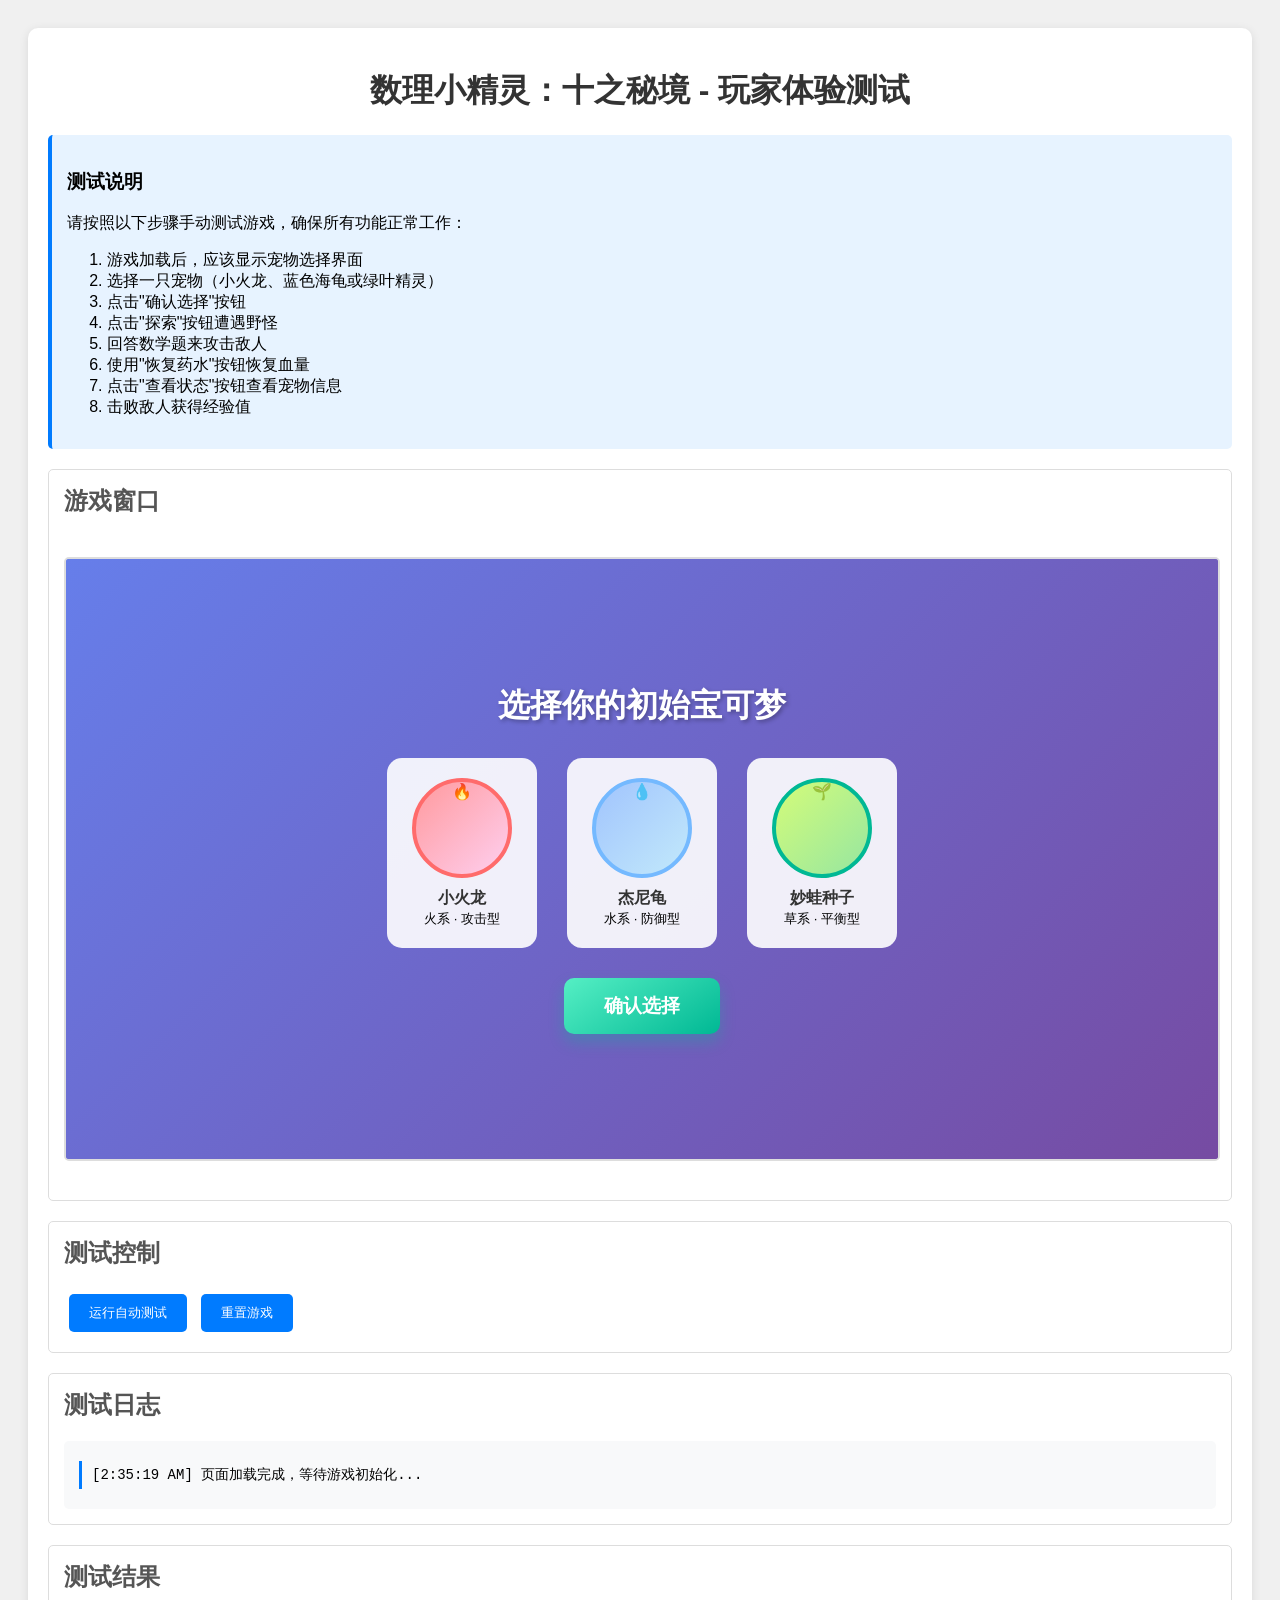
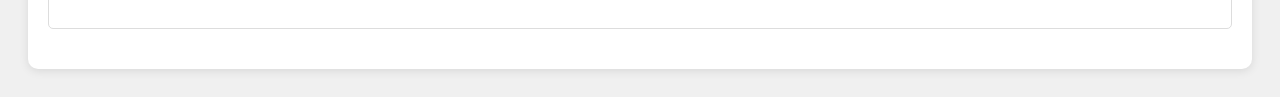
<file: player-test.html>
<!DOCTYPE html>
<html lang="zh-CN">
<head>
    <meta charset="UTF-8">
    <meta name="viewport" content="width=device-width, initial-scale=1.0">
    <title>玩家体验测试</title>
    <style>
        body {
            font-family: Arial, sans-serif;
            padding: 20px;
            background: #f0f0f0;
        }
        .test-container {
            max-width: 1200px;
            margin: 0 auto;
            background: white;
            padding: 20px;
            border-radius: 10px;
            box-shadow: 0 2px 10px rgba(0,0,0,0.1);
        }
        h1 {
            color: #333;
            text-align: center;
        }
        .game-frame {
            width: 100%;
            height: 600px;
            border: 2px solid #ddd;
            border-radius: 5px;
            margin: 20px 0;
        }
        .test-section {
            margin: 20px 0;
            padding: 15px;
            border: 1px solid #ddd;
            border-radius: 5px;
        }
        .test-section h2 {
            margin-top: 0;
            color: #555;
        }
        .log {
            background: #f8f9fa;
            padding: 15px;
            border-radius: 5px;
            margin-top: 10px;
            white-space: pre-wrap;
            font-family: monospace;
            font-size: 14px;
            max-height: 300px;
            overflow-y: auto;
        }
        .step {
            margin: 5px 0;
            padding: 5px;
            border-left: 3px solid #007bff;
            padding-left: 10px;
        }
        .step.success {
            border-left-color: #28a745;
            background: #d4edda;
        }
        .step.error {
            border-left-color: #dc3545;
            background: #f8d7da;
        }
        .step.warning {
            border-left-color: #ffc107;
            background: #fff3cd;
        }
        button {
            padding: 10px 20px;
            background: #007bff;
            color: white;
            border: none;
            border-radius: 5px;
            cursor: pointer;
            margin: 5px;
        }
        button:hover {
            background: #0056b3;
        }
        button:disabled {
            background: #ccc;
            cursor: not-allowed;
        }
        .instruction {
            background: #e7f3ff;
            padding: 15px;
            border-radius: 5px;
            border-left: 4px solid #007bff;
            margin: 10px 0;
        }
    </style>
</head>
<body>
    <div class="test-container">
        <h1>数理小精灵：十之秘境 - 玩家体验测试</h1>
        
        <div class="instruction">
            <h3>测试说明</h3>
            <p>请按照以下步骤手动测试游戏，确保所有功能正常工作：</p>
            <ol>
                <li>游戏加载后，应该显示宠物选择界面</li>
                <li>选择一只宠物（小火龙、蓝色海龟或绿叶精灵）</li>
                <li>点击"确认选择"按钮</li>
                <li>点击"探索"按钮遭遇野怪</li>
                <li>回答数学题来攻击敌人</li>
                <li>使用"恢复药水"按钮恢复血量</li>
                <li>点击"查看状态"按钮查看宠物信息</li>
                <li>击败敌人获得经验值</li>
            </ol>
        </div>
        
        <div class="test-section">
            <h2>游戏窗口</h2>
            <iframe id="game-frame" class="game-frame" src="index.html"></iframe>
        </div>
        
        <div class="test-section">
            <h2>测试控制</h2>
            <button id="run-auto-test">运行自动测试</button>
            <button id="reset-game">重置游戏</button>
        </div>
        
        <div class="test-section">
            <h2>测试日志</h2>
            <div id="test-log" class="log"></div>
        </div>
        
        <div class="test-section">
            <h2>测试结果</h2>
            <div id="test-results"></div>
        </div>
    </div>
    
    <script>
        const gameFrame = document.getElementById('game-frame');
        const testLog = document.getElementById('test-log');
        const testResults = document.getElementById('test-results');
        const runAutoTestBtn = document.getElementById('run-auto-test');
        const resetGameBtn = document.getElementById('reset-game');
        
        let testPassed = 0;
        let testFailed = 0;
        
        function log(message, type = 'info') {
            const step = document.createElement('div');
            step.className = `step ${type}`;
            step.textContent = `[${new Date().toLocaleTimeString()}] ${message}`;
            testLog.appendChild(step);
            testLog.scrollTop = testLog.scrollHeight;
        }
        
        function addResult(message, passed) {
            const result = document.createElement('div');
            result.style.padding = '10px';
            result.style.margin = '5px 0';
            result.style.borderRadius = '5px';
            result.style.backgroundColor = passed ? '#d4edda' : '#f8d7da';
            result.style.color = passed ? '#155724' : '#721c24';
            result.style.border = `1px solid ${passed ? '#c3e6cb' : '#f5c6cb'}`;
            result.textContent = (passed ? '✓ ' : '✗ ') + message;
            testResults.appendChild(result);
            
            if (passed) {
                testPassed++;
            } else {
                testFailed++;
            }
        }
        
        function delay(ms) {
            return new Promise(resolve => setTimeout(resolve, ms));
        }
        
        async function runAutoTest() {
            runAutoTestBtn.disabled = true;
            testLog.innerHTML = '';
            testResults.innerHTML = '';
            testPassed = 0;
            testFailed = 0;
            
            log('开始自动测试...');
            
            try {
                // 等待游戏加载
                log('等待游戏加载...');
                await delay(1000);
                
                // 获取游戏窗口中的文档
                const gameDoc = gameFrame.contentDocument || gameFrame.contentWindow.document;
                
                // 测试1: 检查游戏是否加载
                log('检查游戏加载状态...');
                const gameContainer = gameDoc.getElementById('game-container');
                if (!gameContainer) {
                    throw new Error('游戏容器不存在');
                }
                addResult('游戏加载成功', true);
                log('✓ 游戏加载成功', 'success');
                
                // 测试2: 检查宠物选择界面
                log('检查宠物选择界面...');
                const petSelection = gameDoc.getElementById('pet-selection');
                if (!petSelection) {
                    throw new Error('宠物选择界面不存在');
                }
                
                const isPetSelectionHidden = petSelection.classList.contains('hidden');
                addResult('宠物选择界面显示正确', !isPetSelectionHidden);
                log(isPetSelectionHidden ? '✗ 宠物选择界面被隐藏' : '✓ 宠物选择界面显示正确', isPetSelectionHidden ? 'error' : 'success');
                
                // 测试3: 选择宠物
                log('选择小火龙宠物...');
                const firePetOption = gameDoc.querySelector('.pet-option[data-pet="fire"]');
                if (!firePetOption) {
                    throw new Error('小火龙选项不存在');
                }
                firePetOption.click();
                await delay(300);
                
                const isSelected = firePetOption.classList.contains('selected');
                addResult('宠物选择功能正常', isSelected);
                log(isSelected ? '✓ 宠物选择功能正常' : '✗ 宠物选择功能异常', isSelected ? 'success' : 'error');
                
                // 测试4: 确认宠物选择
                log('确认宠物选择...');
                const confirmBtn = gameDoc.getElementById('confirm-pet-btn');
                if (!confirmBtn) {
                    throw new Error('确认按钮不存在');
                }
                confirmBtn.click();
                await delay(500);
                
                const isPetSelectionHiddenAfterConfirm = petSelection.classList.contains('hidden');
                addResult('宠物确认功能正常', isPetSelectionHiddenAfterConfirm);
                log(isPetSelectionHiddenAfterConfirm ? '✓ 宠物确认功能正常' : '✗ 宠物确认功能异常', isPetSelectionHiddenAfterConfirm ? 'success' : 'error');
                
                // 测试5: 检查游戏状态
                log('检查游戏状态...');
                const game = gameFrame.contentWindow.game;
                if (!game) {
                    throw new Error('游戏实例不存在');
                }
                
                if (game.state !== 'exploring') {
                    throw new Error(`游戏状态不正确: ${game.state}`);
                }
                addResult('游戏状态正确', true);
                log('✓ 游戏状态正确', 'success');
                
                // 测试6: 点击探索按钮
                log('点击探索按钮...');
                const exploreBtn = gameDoc.getElementById('explore-btn');
                if (!exploreBtn) {
                    throw new Error('探索按钮不存在');
                }
                exploreBtn.click();
                await delay(500);
                
                addResult('探索功能正常', true);
                log('✓ 探索功能正常', 'success');
                
                // 测试7: 检查战斗状态
                log('检查战斗状态...');
                if (game.state !== 'battle') {
                    throw new Error(`未进入战斗状态: ${game.state}`);
                }
                addResult('战斗状态正确', true);
                log('✓ 战斗状态正确', 'success');
                
                // 测试8: 检查数学题目
                log('检查数学题目...');
                if (!game.currentQuestion) {
                    throw new Error('未生成数学题目');
                }
                
                const questionText = gameDoc.getElementById('question-text');
                if (!questionText) {
                    throw new Error('题目文本元素不存在');
                }
                
                addResult('数学题目生成成功', true);
                log(`✓ 数学题目生成成功: ${game.currentQuestion.display}`, 'success');
                
                // 测试9: 回答正确答案
                log('回答正确答案...');
                const correctAnswer = game.currentQuestion.answer;
                const answerButtons = gameDoc.querySelectorAll('.answer-btn');
                let answered = false;
                
                answerButtons.forEach(btn => {
                    if (parseInt(btn.dataset.answer) === correctAnswer) {
                        btn.click();
                        answered = true;
                    }
                });
                
                if (!answered) {
                    throw new Error('未找到正确答案按钮');
                }
                
                await delay(1500);
                
                addResult('答题功能正常', true);
                log('✓ 答题功能正常', 'success');
                
                // 测试10: 检查经验值增加
                log('检查经验值增加...');
                if (game.playerPet.xp <= 0) {
                    throw new Error('经验值未增加');
                }
                addResult('经验值系统正常', true);
                log(`✓ 经验值系统正常: ${game.playerPet.xp} XP`, 'success');
                
                // 测试11: 使用药水
                log('使用药水...');
                // 先让敌人攻击一下，减少血量
                game.playerPet.hp = game.playerPet.maxHP * 0.5;
                game.updatePetUI();
                
                const potionBtn = gameDoc.getElementById('potion-btn');
                if (!potionBtn) {
                    throw new Error('药水按钮不存在');
                }
                potionBtn.click();
                await delay(500);
                
                addResult('药水使用功能正常', true);
                log('✓ 药水使用功能正常', 'success');
                
                // 测试12: 查看状态面板
                log('查看状态面板...');
                const statsBtn = gameDoc.getElementById('stats-btn');
                if (!statsBtn) {
                    throw new Error('状态按钮不存在');
                }
                statsBtn.click();
                await delay(500);
                
                const statsPanel = gameDoc.getElementById('stats-panel');
                const isStatsPanelVisible = !statsPanel.classList.contains('hidden');
                addResult('状态面板显示正常', isStatsPanelVisible);
                log(isStatsPanelVisible ? '✓ 状态面板显示正常' : '✗ 状态面板显示异常', isStatsPanelVisible ? 'success' : 'error');
                
                // 测试13: 关闭状态面板
                log('关闭状态面板...');
                const closeStatsBtn = gameDoc.getElementById('close-stats-btn');
                if (!closeStatsBtn) {
                    throw new Error('关闭按钮不存在');
                }
                closeStatsBtn.click();
                await delay(500);
                
                const isStatsPanelHidden = statsPanel.classList.contains('hidden');
                addResult('状态面板关闭正常', isStatsPanelHidden);
                log(isStatsPanelHidden ? '✓ 状态面板关闭正常' : '✗ 状态面板关闭异常', isStatsPanelHidden ? 'success' : 'error');
                
                // 测试14: 检查数学规则
                log('验证数学规则...');
                const mathGenerator = game.mathGenerator;
                let mathRulesPassed = true;
                
                for (let i = 0; i < 10; i++) {
                    const question = mathGenerator.generateQuestion();
                    if (question.answer > 10) {
                        mathRulesPassed = false;
                        log(`✗ 数学规则错误: ${question.display} = ${question.answer}`, 'error');
                        break;
                    }
                }
                
                addResult('数学规则验证通过', mathRulesPassed);
                log(mathRulesPassed ? '✓ 数学规则验证通过' : '✗ 数学规则验证失败', mathRulesPassed ? 'success' : 'error');
                
                // 测试完成
                log('');
                log('========================================');
                log(`测试完成！`);
                log(`通过: ${testPassed} 个测试`);
                log(`失败: ${testFailed} 个测试`);
                log('========================================');
                
                if (testFailed === 0) {
                    log('🎉 所有测试通过！游戏可以正常运行。', 'success');
                } else {
                    log('⚠️ 部分测试失败，请检查错误信息。', 'error');
                }
                
            } catch (e) {
                log(`测试过程中发生错误: ${e.message}`, 'error');
                addResult(`测试异常: ${e.message}`, false);
                console.error(e);
            }
            
            runAutoTestBtn.disabled = false;
        }
        
        function resetGame() {
            gameFrame.src = 'index.html';
            testLog.innerHTML = '';
            testResults.innerHTML = '';
            testPassed = 0;
            testFailed = 0;
            runAutoTestBtn.disabled = false;
            log('游戏已重置');
        }
        
        // 绑定事件
        runAutoTestBtn.addEventListener('click', runAutoTest);
        resetGameBtn.addEventListener('click', resetGame);
        
        // 页面加载时自动运行测试
        window.addEventListener('load', () => {
            log('页面加载完成，等待游戏初始化...');
            setTimeout(() => {
                runAutoTest();
            }, 2000);
        });
    </script>
</body>
</html>
</file>
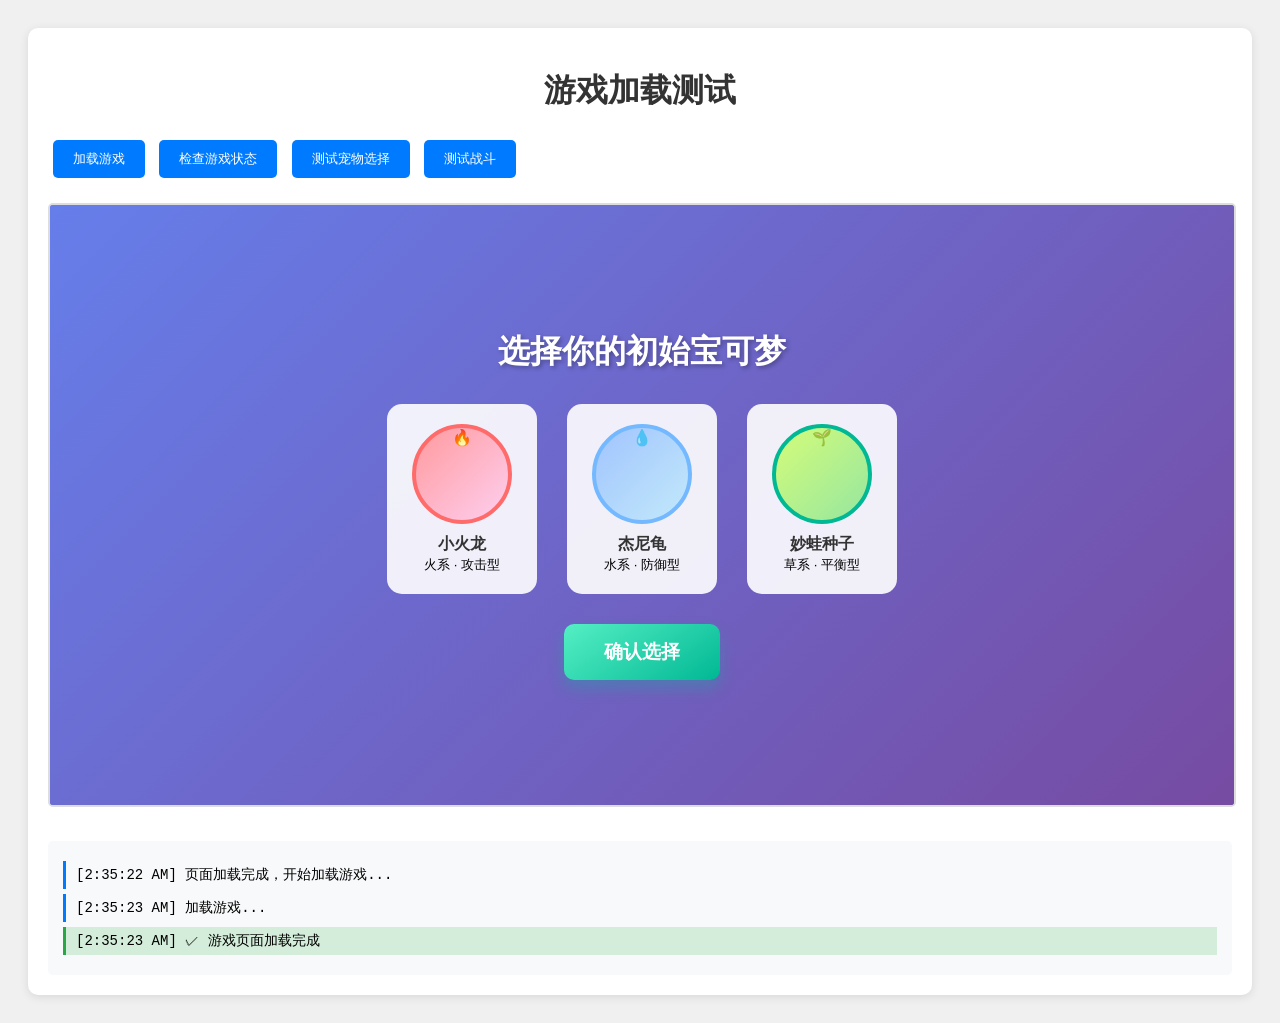
<file: simple-test.html>
<!DOCTYPE html>
<html lang="zh-CN">
<head>
    <meta charset="UTF-8">
    <meta name="viewport" content="width=device-width, initial-scale=1.0">
    <title>游戏加载测试</title>
    <style>
        body {
            font-family: Arial, sans-serif;
            padding: 20px;
            background: #f0f0f0;
        }
        .container {
            max-width: 1200px;
            margin: 0 auto;
            background: white;
            padding: 20px;
            border-radius: 10px;
            box-shadow: 0 2px 10px rgba(0,0,0,0.1);
        }
        h1 {
            color: #333;
            text-align: center;
        }
        .game-frame {
            width: 100%;
            height: 600px;
            border: 2px solid #ddd;
            border-radius: 5px;
            margin: 20px 0;
        }
        .log {
            background: #f8f9fa;
            padding: 15px;
            border-radius: 5px;
            margin-top: 10px;
            white-space: pre-wrap;
            font-family: monospace;
            font-size: 14px;
            max-height: 300px;
            overflow-y: auto;
        }
        .step {
            margin: 5px 0;
            padding: 5px;
            border-left: 3px solid #007bff;
            padding-left: 10px;
        }
        .step.success {
            border-left-color: #28a745;
            background: #d4edda;
        }
        .step.error {
            border-left-color: #dc3545;
            background: #f8d7da;
        }
        button {
            padding: 10px 20px;
            background: #007bff;
            color: white;
            border: none;
            border-radius: 5px;
            cursor: pointer;
            margin: 5px;
        }
        button:hover {
            background: #0056b3;
        }
    </style>
</head>
<body>
    <div class="container">
        <h1>游戏加载测试</h1>
        
        <div>
            <button onclick="loadGame()">加载游戏</button>
            <button onclick="checkGame()">检查游戏状态</button>
            <button onclick="testPetSelection()">测试宠物选择</button>
            <button onclick="testBattle()">测试战斗</button>
        </div>
        
        <iframe id="game-frame" class="game-frame" src="about:blank"></iframe>
        
        <div id="log" class="log"></div>
    </div>
    
    <script>
        const gameFrame = document.getElementById('game-frame');
        const logDiv = document.getElementById('log');
        
        function log(message, type = 'info') {
            const step = document.createElement('div');
            step.className = `step ${type}`;
            step.textContent = `[${new Date().toLocaleTimeString()}] ${message}`;
            logDiv.appendChild(step);
            logDiv.scrollTop = logDiv.scrollHeight;
        }
        
        function loadGame() {
            log('加载游戏...');
            gameFrame.src = 'index.html';
            
            gameFrame.onload = () => {
                log('✓ 游戏页面加载完成', 'success');
                
                // 等待一段时间让游戏初始化
                setTimeout(() => {
                    checkGame();
                }, 1000);
            };
            
            gameFrame.onerror = () => {
                log('✗ 游戏页面加载失败', 'error');
            };
        }
        
        function checkGame() {
            try {
                const gameDoc = gameFrame.contentDocument || gameFrame.contentWindow.document;
                const game = gameFrame.contentWindow.game;
                
                log('检查游戏状态...');
                
                // 检查游戏容器
                const gameContainer = gameDoc.getElementById('game-container');
                if (gameContainer) {
                    log('✓ 游戏容器存在', 'success');
                } else {
                    log('✗ 游戏容器不存在', 'error');
                }
                
                // 检查游戏实例
                if (game) {
                    log(`✓ 游戏实例存在`, 'success');
                    log(`  游戏状态: ${game.state}`);
                    log(`  玩家宠物: ${game.playerPet ? game.playerPet.name : '未创建'}`);
                } else {
                    log('✗ 游戏实例不存在', 'error');
                }
                
                // 检查宠物选择界面
                const petSelection = gameDoc.getElementById('pet-selection');
                if (petSelection) {
                    const isHidden = petSelection.classList.contains('hidden');
                    log(`宠物选择界面: ${isHidden ? '隐藏' : '显示'}`);
                } else {
                    log('✗ 宠物选择界面不存在', 'error');
                }
                
                // 检查数学生成器
                if (game && game.mathGenerator) {
                    log('✓ 数学生成器存在', 'success');
                    
                    // 测试题目生成
                    const question = game.mathGenerator.generateQuestion();
                    log(`测试题目: ${question.display}`);
                    log(`答案: ${question.answer}`);
                    log(`选项: ${question.options.join(', ')}`);
                } else {
                    log('✗ 数学生成器不存在', 'error');
                }
                
            } catch (e) {
                log(`检查游戏状态时发生错误: ${e.message}`, 'error');
                console.error(e);
            }
        }
        
        function testPetSelection() {
            try {
                const gameDoc = gameFrame.contentDocument || gameFrame.contentWindow.document;
                const game = gameFrame.contentWindow.game;
                
                log('测试宠物选择...');
                
                // 选择小火龙
                const firePetOption = gameDoc.querySelector('.pet-option[data-pet="fire"]');
                if (firePetOption) {
                    firePetOption.click();
                    log('✓ 点击小火龙选项', 'success');
                } else {
                    log('✗ 小火龙选项不存在', 'error');
                    return;
                }
                
                // 确认选择
                setTimeout(() => {
                    const confirmBtn = gameDoc.getElementById('confirm-pet-btn');
                    if (confirmBtn) {
                        confirmBtn.click();
                        log('✓ 点击确认按钮', 'success');
                        
                        // 检查宠物是否创建
                        setTimeout(() => {
                            if (game && game.playerPet) {
                                log(`✓ 宠物创建成功: ${game.playerPet.name}`, 'success');
                            } else {
                                log('✗ 宠物未创建', 'error');
                            }
                        }, 500);
                    } else {
                        log('✗ 确认按钮不存在', 'error');
                    }
                }, 300);
                
            } catch (e) {
                log(`测试宠物选择时发生错误: ${e.message}`, 'error');
                console.error(e);
            }
        }
        
        function testBattle() {
            try {
                const gameDoc = gameFrame.contentDocument || gameFrame.contentWindow.document;
                const game = gameFrame.contentWindow.game;
                
                log('测试战斗...');
                
                // 点击探索按钮
                const exploreBtn = gameDoc.getElementById('explore-btn');
                if (exploreBtn) {
                    exploreBtn.click();
                    log('✓ 点击探索按钮', 'success');
                    
                    // 检查是否进入战斗
                    setTimeout(() => {
                        if (game && game.state === 'battle') {
                            log('✓ 进入战斗状态', 'success');
                            
                            // 检查数学题目
                            if (game.currentQuestion) {
                                log(`✓ 数学题目生成: ${game.currentQuestion.display}`, 'success');
                                
                                // 回答正确答案
                                const correctAnswer = game.currentQuestion.answer;
                                const answerButtons = gameDoc.querySelectorAll('.answer-btn');
                                let answered = false;
                                
                                answerButtons.forEach(btn => {
                                    if (parseInt(btn.dataset.answer) === correctAnswer) {
                                        btn.click();
                                        answered = true;
                                    }
                                });
                                
                                if (answered) {
                                    log('✓ 回答正确答案', 'success');
                                } else {
                                    log('✗ 未找到正确答案按钮', 'error');
                                }
                            } else {
                                log('✗ 数学题目未生成', 'error');
                            }
                        } else {
                            log(`✗ 未进入战斗状态: ${game ? game.state : '未知'}`, 'error');
                        }
                    }, 500);
                } else {
                    log('✗ 探索按钮不存在', 'error');
                }
                
            } catch (e) {
                log(`测试战斗时发生错误: ${e.message}`, 'error');
                console.error(e);
            }
        }
        
        // 页面加载时自动加载游戏
        window.addEventListener('load', () => {
            log('页面加载完成，开始加载游戏...');
            setTimeout(loadGame, 1000);
        });
    </script>
</body>
</html>
</file>
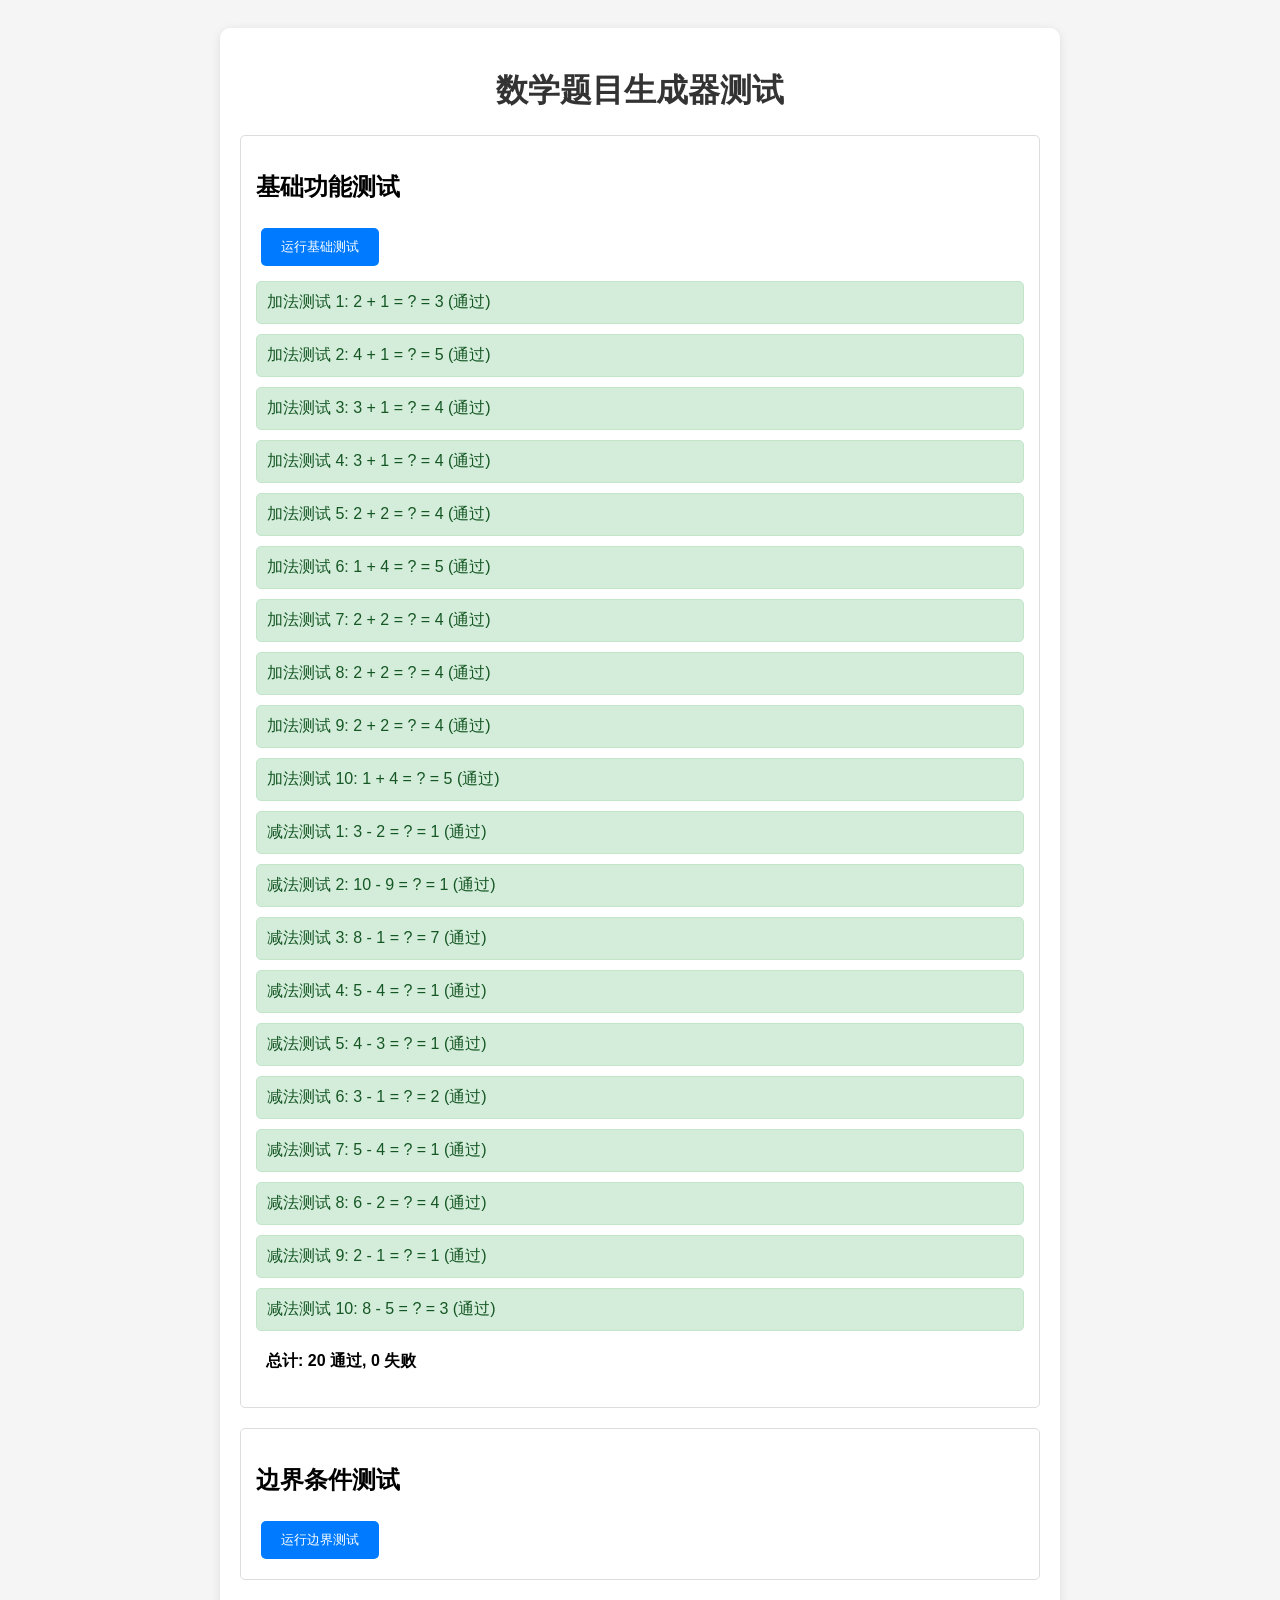
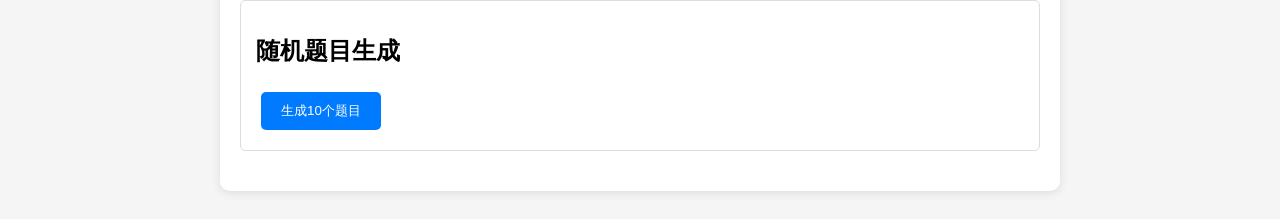
<file: test.html>
<!DOCTYPE html>
<html lang="zh-CN">
<head>
    <meta charset="UTF-8">
    <meta name="viewport" content="width=device-width, initial-scale=1.0">
    <title>数学题目生成器测试</title>
    <style>
        body {
            font-family: Arial, sans-serif;
            padding: 20px;
            background: #f5f5f5;
        }
        .container {
            max-width: 800px;
            margin: 0 auto;
            background: white;
            padding: 20px;
            border-radius: 10px;
            box-shadow: 0 2px 10px rgba(0,0,0,0.1);
        }
        h1 {
            color: #333;
            text-align: center;
        }
        .test-section {
            margin: 20px 0;
            padding: 15px;
            border: 1px solid #ddd;
            border-radius: 5px;
        }
        .test-result {
            margin: 10px 0;
            padding: 10px;
            border-radius: 5px;
        }
        .pass {
            background: #d4edda;
            color: #155724;
            border: 1px solid #c3e6cb;
        }
        .fail {
            background: #f8d7da;
            color: #721c24;
            border: 1px solid #f5c6cb;
        }
        button {
            padding: 10px 20px;
            background: #007bff;
            color: white;
            border: none;
            border-radius: 5px;
            cursor: pointer;
            margin: 5px;
        }
        button:hover {
            background: #0056b3;
        }
        .question {
            font-size: 24px;
            font-weight: bold;
            margin: 10px 0;
        }
        .options {
            margin: 10px 0;
        }
        .option {
            display: inline-block;
            padding: 10px 20px;
            margin: 5px;
            background: #e9ecef;
            border-radius: 5px;
        }
    </style>
</head>
<body>
    <div class="container">
        <h1>数学题目生成器测试</h1>
        
        <div class="test-section">
            <h2>基础功能测试</h2>
            <button onclick="testBasic()">运行基础测试</button>
            <div id="basic-test-results"></div>
        </div>
        
        <div class="test-section">
            <h2>边界条件测试</h2>
            <button onclick="testBoundary()">运行边界测试</button>
            <div id="boundary-test-results"></div>
        </div>
        
        <div class="test-section">
            <h2>随机题目生成</h2>
            <button onclick="generateQuestions()">生成10个题目</button>
            <div id="generated-questions"></div>
        </div>
    </div>
    
    <script src="js/math-generator.js"></script>
    <script>
        const generator = new MathQuestionGenerator();
        
        function testBasic() {
            const resultsDiv = document.getElementById('basic-test-results');
            resultsDiv.innerHTML = '';
            
            let passed = 0;
            let failed = 0;
            
            // 测试1：加法规则
            for (let i = 0; i < 10; i++) {
                const question = generator.generateAddition();
                if (question.answer <= 10 && question.a >= 0 && question.b >= 0) {
                    passed++;
                    resultsDiv.innerHTML += `<div class="test-result pass">加法测试 ${i+1}: ${question.display} = ${question.answer} (通过)</div>`;
                } else {
                    failed++;
                    resultsDiv.innerHTML += `<div class="test-result fail">加法测试 ${i+1}: ${question.display} = ${question.answer} (失败)</div>`;
                }
            }
            
            // 测试2：减法规则
            generator.setDifficulty(3);
            for (let i = 0; i < 10; i++) {
                const question = generator.generateSubtraction();
                if (question && question.answer >= 0 && question.x <= 10 && question.x >= question.y) {
                    passed++;
                    resultsDiv.innerHTML += `<div class="test-result pass">减法测试 ${i+1}: ${question.display} = ${question.answer} (通过)</div>`;
                } else if (question) {
                    failed++;
                    resultsDiv.innerHTML += `<div class="test-result fail">减法测试 ${i+1}: ${question.display} = ${question.answer} (失败)</div>`;
                }
            }
            
            resultsDiv.innerHTML += `<div class="test-result"><strong>总计: ${passed} 通过, ${failed} 失败</strong></div>`;
        }
        
        function testBoundary() {
            const resultsDiv = document.getElementById('boundary-test-results');
            resultsDiv.innerHTML = '';
            
            let passed = 0;
            let failed = 0;
            
            // 测试最大和值
            for (let i = 0; i < 5; i++) {
                const question = generator.generateAddition(10);
                if (question.answer <= 10) {
                    passed++;
                    resultsDiv.innerHTML += `<div class="test-result pass">最大和值测试 ${i+1}: ${question.display} = ${question.answer} (通过)</div>`;
                } else {
                    failed++;
                    resultsDiv.innerHTML += `<div class="test-result fail">最大和值测试 ${i+1}: ${question.display} = ${question.answer} (失败)</div>`;
                }
            }
            
            // 测试减法边界
            generator.setDifficulty(3);
            for (let i = 0; i < 5; i++) {
                const question = generator.generateSubtraction(10);
                if (question && question.x <= 10 && question.x >= question.y && question.answer >= 0) {
                    passed++;
                    resultsDiv.innerHTML += `<div class="test-result pass">减法边界测试 ${i+1}: ${question.display} = ${question.answer} (通过)</div>`;
                } else if (question) {
                    failed++;
                    resultsDiv.innerHTML += `<div class="test-result fail">减法边界测试 ${i+1}: ${question.display} = ${question.answer} (失败)</div>`;
                }
            }
            
            resultsDiv.innerHTML += `<div class="test-result"><strong>总计: ${passed} 通过, ${failed} 失败</strong></div>`;
        }
        
        function generateQuestions() {
            const questionsDiv = document.getElementById('generated-questions');
            questionsDiv.innerHTML = '';
            
            for (let i = 1; i <= 3; i++) {
                generator.setDifficulty(i);
                questionsDiv.innerHTML += `<h3>难度 ${i} (${generator.area})</h3>`;
                
                for (let j = 0; j < 3; j++) {
                    const question = generator.generateQuestion();
                    questionsDiv.innerHTML += `
                        <div class="question">${question.display}</div>
                        <div class="options">
                            ${question.options.map(opt => `<span class="option">${opt}</span>`).join(' ')}
                        </div>
                        <div>正确答案: ${question.answer}</div>
                        <hr>
                    `;
                }
            }
        }
        
        // 页面加载时运行基础测试
        window.onload = testBasic;
    </script>
</body>
</html>
</file>
<file: css/style.css>
/* 基础样式重置 */
* {
    margin: 0;
    padding: 0;
    box-sizing: border-box;
}

body {
    font-family: 'Arial', sans-serif;
    background: linear-gradient(135deg, #667eea 0%, #764ba2 100%);
    min-height: 100vh;
    display: flex;
    justify-content: center;
    align-items: center;
    padding: 20px;
}

#game-container {
    background: #fff;
    border-radius: 20px;
    box-shadow: 0 20px 60px rgba(0, 0, 0, 0.3);
    width: 100%;
    max-width: 800px;
    padding: 30px;
    position: relative;
    overflow: visible;
}

header {
    text-align: center;
    margin-bottom: 30px;
}

header h1 {
    color: #333;
    font-size: 2.5rem;
    text-shadow: 2px 2px 4px rgba(0, 0, 0, 0.1);
    background: linear-gradient(45deg, #ff6b6b, #feca57);
    -webkit-background-clip: text;
    -webkit-text-fill-color: transparent;
    background-clip: text;
}

.level-display {
    font-size: 1.2rem;
    color: #e74c3c;
    font-weight: bold;
    margin-top: 10px;
    padding: 8px 20px;
    background: linear-gradient(135deg, #fff5f5 0%, #ffe0e0 100%);
    border-radius: 20px;
    display: inline-block;
    box-shadow: 0 4px 15px rgba(231, 76, 60, 0.2);
}

/* 战斗区域 */
#battle-area {
    display: flex;
    justify-content: space-between;
    align-items: center;
    margin-bottom: 30px;
    min-height: 300px;
    background: linear-gradient(180deg, #a8edea 0%, #fed6e3 100%);
    border-radius: 15px;
    padding: 20px;
    position: relative;
}

#player-pet, #enemy-monster {
    width: 45%;
    text-align: center;
}

.pet-sprite, .monster-sprite {
    width: 200px;
    height: 220px;
    margin: 0 auto;
    position: relative;
}

/* 宠物图片 */
.pet-image, .monster-image {
    width: 120px;
    height: 120px;
    margin: 10px auto;
    font-size: 80px;
    display: flex;
    justify-content: center;
    align-items: center;
    animation: float 2s ease-in-out infinite;
}

.pet-image {
    background: linear-gradient(135deg, #a8edea 0%, #fed6e3 100%);
    border-radius: 50%;
    box-shadow: 0 10px 30px rgba(0, 0, 0, 0.2);
}

.monster-image {
    background: linear-gradient(135deg, #ffecd2 0%, #fcb69f 100%);
    border-radius: 20px;
    box-shadow: 0 10px 30px rgba(0, 0, 0, 0.2);
}

.monster-name {
    text-align: center;
    font-weight: bold;
    color: #e74c3c;
    font-size: 16px;
    margin-bottom: 5px;
    text-shadow: 1px 1px 2px rgba(0, 0, 0, 0.1);
}

.trainer-name {
    text-align: center;
    font-weight: bold;
    color: #9b59b6;
    font-size: 14px;
    margin-bottom: 3px;
    padding: 3px 10px;
    background: linear-gradient(135deg, #f5f0ff 0%, #e8d5ff 100%);
    border-radius: 10px;
    display: inline-block;
    margin-left: 50%;
    transform: translateX(-50%);
}

.pet-name {
    text-align: center;
    font-weight: bold;
    color: #3498db;
    font-size: 16px;
    margin-top: 5px;
    text-shadow: 1px 1px 2px rgba(0, 0, 0, 0.1);
}

/* 宠物样式 */
.pet-preview {
    width: 100px;
    height: 100px;
    margin: 0 auto 10px;
    border-radius: 50%;
    position: relative;
}

.fire-pet {
    background: linear-gradient(135deg, #ff9a9e 0%, #fecfef 100%);
    border: 4px solid #ff6b6b;
}

.water-pet {
    background: linear-gradient(135deg, #a1c4fd 0%, #c2e9fb 100%);
    border: 4px solid #74b9ff;
}

.grass-pet {
    background: linear-gradient(135deg, #d4fc79 0%, #96e6a1 100%);
    border: 4px solid #00b894;
}

/* 血条和经验条 */
.pet-hp-bar, .monster-hp-bar, .pet-xp-bar {
    width: 100%;
    height: 20px;
    background: #ddd;
    border-radius: 10px;
    margin: 10px 0;
    overflow: hidden;
    position: relative;
}

.pet-hp-bar::after, .monster-hp-bar::after {
    content: 'HP';
    position: absolute;
    left: 5px;
    top: 50%;
    transform: translateY(-50%);
    font-size: 12px;
    font-weight: bold;
    color: #333;
}

.pet-xp-bar::after {
    content: 'XP';
    position: absolute;
    left: 5px;
    top: 50%;
    transform: translateY(-50%);
    font-size: 12px;
    font-weight: bold;
    color: #333;
}

.hp-fill {
    height: 100%;
    background: linear-gradient(90deg, #00b894, #55efc4);
    border-radius: 10px;
    transition: width 0.5s ease;
}

.xp-fill {
    height: 100%;
    background: linear-gradient(90deg, #fdcb6e, #f39c12);
    border-radius: 10px;
    transition: width 0.5s ease;
}

.pet-level {
    position: absolute;
    top: -30px;
    left: 50%;
    transform: translateX(-50%);
    background: #ffeaa7;
    padding: 5px 15px;
    border-radius: 20px;
    font-weight: bold;
    color: #d63031;
    font-size: 14px;
}

/* 数学题板 */
#math-board {
    background: #2d3436;
    border-radius: 15px;
    padding: 30px;
    margin-bottom: 30px;
    text-align: center;
}

#math-board.hidden {
    display: none;
}

/* 探索提示 */
.explore-hint {
    background: linear-gradient(135deg, #667eea 0%, #764ba2 100%);
    border-radius: 15px;
    padding: 40px;
    margin-bottom: 30px;
    text-align: center;
    animation: pulse-hint 2s ease-in-out infinite;
}

.explore-hint.hidden {
    display: none;
}

.hint-content {
    display: flex;
    flex-direction: column;
    align-items: center;
    gap: 15px;
}

.hint-icon {
    font-size: 60px;
    animation: bounce 1s ease-in-out infinite;
}

.hint-text {
    color: white;
    font-size: 1.5rem;
    font-weight: bold;
    text-shadow: 2px 2px 4px rgba(0, 0, 0, 0.3);
}

.hint-subtext {
    color: rgba(255, 255, 255, 0.9);
    font-size: 1.1rem;
    margin-top: 10px;
}

.restart-btn {
    margin-top: 20px;
    padding: 15px 40px;
    font-size: 1.2rem;
    font-weight: bold;
    background: linear-gradient(145deg, #55efc4, #00b894);
    color: white;
    border: none;
    border-radius: 10px;
    cursor: pointer;
    transition: all 0.3s ease;
    box-shadow: 0 8px 15px rgba(0, 184, 148, 0.3);
}

.restart-btn:hover {
    transform: translateY(-3px);
    box-shadow: 0 12px 20px rgba(0, 184, 148, 0.4);
}

@keyframes pulse-hint {
    0%, 100% { transform: scale(1); box-shadow: 0 10px 30px rgba(102, 126, 234, 0.4); }
    50% { transform: scale(1.02); box-shadow: 0 15px 40px rgba(102, 126, 234, 0.6); }
}

@keyframes bounce {
    0%, 100% { transform: translateY(0); }
    50% { transform: translateY(-10px); }
}

#question-container {
    background: #636e72;
    border-radius: 10px;
    padding: 20px;
    margin-bottom: 20px;
}

#question-text {
    color: #fff;
    font-size: 3rem;
    font-weight: bold;
    text-shadow: 2px 2px 4px rgba(0, 0, 0, 0.3);
}

#answer-buttons {
    display: flex;
    justify-content: center;
    gap: 20px;
    flex-wrap: wrap;
}

.answer-btn {
    width: 100px;
    height: 100px;
    font-size: 2.5rem;
    font-weight: bold;
    border: none;
    border-radius: 15px;
    cursor: pointer;
    transition: all 0.3s ease;
    background: linear-gradient(145deg, #74b9ff, #0984e3);
    color: white;
    box-shadow: 0 8px 15px rgba(9, 132, 227, 0.3);
}

.answer-btn:hover {
    transform: translateY(-5px);
    box-shadow: 0 15px 20px rgba(9, 132, 227, 0.4);
}

.answer-btn:active {
    transform: translateY(0);
}

.answer-btn.correct {
    background: linear-gradient(145deg, #55efc4, #00b894);
    animation: pulse 0.5s ease;
}

.answer-btn.wrong {
    background: linear-gradient(145deg, #ff7675, #d63031);
    animation: shake 0.5s ease;
}

@keyframes pulse {
    0% { transform: scale(1); }
    50% { transform: scale(1.1); }
    100% { transform: scale(1); }
}

@keyframes shake {
    0%, 100% { transform: translateX(0); }
    25% { transform: translateX(-10px); }
    75% { transform: translateX(10px); }
}

/* 游戏控制按钮 */
#game-controls {
    display: flex;
    justify-content: center;
    gap: 20px;
    flex-wrap: wrap;
}

#game-controls button {
    padding: 15px 30px;
    font-size: 1.2rem;
    font-weight: bold;
    border: none;
    border-radius: 10px;
    cursor: pointer;
    transition: all 0.3s ease;
    background: linear-gradient(145deg, #fd79a8, #e84393);
    color: white;
    box-shadow: 0 8px 15px rgba(232, 67, 147, 0.3);
}

#game-controls button:hover {
    transform: translateY(-3px);
    box-shadow: 0 12px 20px rgba(232, 67, 147, 0.4);
}

#explore-btn {
    background: linear-gradient(145deg, #a29bfe, #6c5ce7);
    box-shadow: 0 8px 15px rgba(108, 92, 231, 0.3);
}

#explore-btn:hover {
    box-shadow: 0 12px 20px rgba(108, 92, 231, 0.4);
}

/* 消息覆盖层 */
#message-overlay {
    position: fixed;
    top: 0;
    left: 0;
    width: 100%;
    height: 100%;
    background: rgba(0, 0, 0, 0.7);
    display: flex;
    justify-content: center;
    align-items: center;
    z-index: 1000;
}

#message-overlay.hidden {
    display: none;
}

#message-content {
    background: white;
    padding: 40px;
    border-radius: 20px;
    text-align: center;
    max-width: 400px;
    width: 90%;
    box-shadow: 0 20px 60px rgba(0, 0, 0, 0.3);
}

#message-text {
    font-size: 1.5rem;
    margin-bottom: 20px;
    color: #333;
}

#message-ok-btn {
    padding: 10px 30px;
    font-size: 1.2rem;
    font-weight: bold;
    border: none;
    border-radius: 10px;
    cursor: pointer;
    background: linear-gradient(145deg, #74b9ff, #0984e3);
    color: white;
    transition: all 0.3s ease;
}

#message-ok-btn:hover {
    transform: translateY(-2px);
    box-shadow: 0 8px 15px rgba(9, 132, 227, 0.3);
}

/* 宠物选择界面 */
#pet-selection {
    position: fixed;
    top: 0;
    left: 0;
    width: 100%;
    height: 100%;
    background: linear-gradient(135deg, #667eea 0%, #764ba2 100%);
    display: flex;
    flex-direction: column;
    justify-content: center;
    align-items: center;
    z-index: 1000;
}

#pet-selection.hidden {
    display: none;
}

#pet-selection h2 {
    color: white;
    font-size: 2rem;
    margin-bottom: 30px;
    text-shadow: 2px 2px 4px rgba(0, 0, 0, 0.3);
}

.pet-options {
    display: flex;
    justify-content: center;
    gap: 30px;
    flex-wrap: wrap;
    margin-bottom: 30px;
}

.pet-option {
    background: rgba(255, 255, 255, 0.9);
    padding: 20px;
    border-radius: 15px;
    cursor: pointer;
    transition: all 0.3s ease;
    text-align: center;
    width: 150px;
}

.pet-option:hover {
    transform: translateY(-10px);
    box-shadow: 0 15px 30px rgba(0, 0, 0, 0.3);
}

.pet-option.selected {
    border: 4px solid #ffeaa7;
    transform: scale(1.05);
}

.pet-option span {
    font-weight: bold;
    color: #333;
    display: block;
    margin-top: 10px;
}

#confirm-pet-btn {
    padding: 15px 40px;
    font-size: 1.2rem;
    font-weight: bold;
    border: none;
    border-radius: 10px;
    cursor: pointer;
    background: linear-gradient(145deg, #55efc4, #00b894);
    color: white;
    transition: all 0.3s ease;
    box-shadow: 0 8px 15px rgba(0, 184, 148, 0.3);
}

#confirm-pet-btn:hover {
    transform: translateY(-3px);
    box-shadow: 0 12px 20px rgba(0, 184, 148, 0.4);
}

/* 状态面板 */
#stats-panel {
    position: fixed;
    top: 0;
    left: 0;
    width: 100%;
    height: 100%;
    background: rgba(0, 0, 0, 0.8);
    display: flex;
    flex-direction: column;
    justify-content: center;
    align-items: center;
    z-index: 1000;
}

#stats-panel.hidden {
    display: none;
}

#stats-panel h2 {
    color: #ffeaa7;
    font-size: 2rem;
    margin-bottom: 30px;
}

.stats-content {
    background: white;
    padding: 30px;
    border-radius: 15px;
    width: 90%;
    max-width: 400px;
    margin-bottom: 20px;
}

.stats-content p {
    font-size: 1.2rem;
    margin-bottom: 15px;
    color: #333;
}

.stats-content span {
    font-weight: bold;
    color: #0984e3;
}

#close-stats-btn {
    padding: 10px 30px;
    font-size: 1.2rem;
    font-weight: bold;
    border: none;
    border-radius: 10px;
    cursor: pointer;
    background: linear-gradient(145deg, #fd79a8, #e84393);
    color: white;
    transition: all 0.3s ease;
}

#close-stats-btn:hover {
    transform: translateY(-2px);
    box-shadow: 0 8px 15px rgba(232, 67, 147, 0.3);
}

/* 响应式设计 - 手机竖屏优化 */
@media (max-width: 768px) and (orientation: portrait) {
    body {
        padding: 0;
        align-items: flex-start;
        min-height: 100vh;
        min-height: 100dvh;
        height: 100vh;
        height: 100dvh;
        overflow: hidden;
    }

    #game-container {
        max-width: 100%;
        padding: 8px;
        margin: 0;
        height: 100%;
        display: flex;
        flex-direction: column;
        overflow: hidden;
        border-radius: 0;
    }

    header {
        margin-bottom: 4px;
        flex-shrink: 0;
    }

    header h1 {
        font-size: 1.1rem;
        margin-bottom: 2px;
    }

    .level-display {
        font-size: 0.75rem;
        padding: 3px 10px;
        margin-top: 3px;
    }

    main {
        flex: 1;
        display: flex;
        flex-direction: column;
        min-height: 0;
        overflow: auto;
        -webkit-overflow-scrolling: touch;
    }

    #battle-area {
        flex-direction: row;
        min-height: 0;
        padding: 6px 8px;
        margin-bottom: 6px;
        flex-shrink: 1;
        border-radius: 10px;
    }

    #player-pet, #enemy-monster {
        width: 48%;
        margin-bottom: 0;
    }

    .pet-sprite, .monster-sprite {
        width: 70px;
        height: 80px;
        margin: 0 auto;
    }

    .pet-image, .monster-image {
        width: 42px;
        height: 42px;
        font-size: 28px;
        margin: 2px auto;
    }

    .pet-name, .monster-name {
        font-size: 10px;
        margin-top: 1px;
    }

    .trainer-name {
        font-size: 9px;
        padding: 1px 5px;
        margin-bottom: 1px;
    }

    .pet-level {
        font-size: 9px;
        padding: 2px 6px;
        top: -14px;
    }

    .pet-hp-bar, .monster-hp-bar, .pet-xp-bar {
        height: 8px;
        margin: 2px 0;
        border-radius: 4px;
    }

    .pet-hp-bar::after, .monster-hp-bar::after, .pet-xp-bar::after {
        font-size: 7px;
    }

    #math-board {
        padding: 8px;
        margin-bottom: 6px;
        flex-shrink: 0;
        border-radius: 10px;
    }

    #question-container {
        padding: 8px;
        margin-bottom: 8px;
        border-radius: 8px;
    }

    #question-text {
        font-size: 2rem;
    }

    #answer-buttons {
        gap: 10px;
    }

    .answer-btn {
        width: 70px;
        height: 70px;
        font-size: 1.8rem;
        border-radius: 12px;
    }

    .explore-hint {
        padding: 12px 8px;
        margin-bottom: 6px;
        border-radius: 10px;
        flex-shrink: 1;
        min-height: 0;
    }

    .hint-content {
        gap: 6px;
    }

    .hint-icon {
        font-size: 28px;
    }

    .hint-text {
        font-size: 0.9rem;
    }

    .hint-subtext {
        font-size: 0.8rem;
        margin-top: 2px;
    }

    .restart-btn {
        padding: 8px 20px;
        font-size: 0.85rem;
        margin-top: 6px;
    }

    #game-controls {
        flex-direction: row;
        gap: 6px;
        flex-shrink: 0;
        margin-top: auto;
        padding: 6px 0;
    }

    #game-controls button {
        padding: 10px 8px;
        font-size: 0.9rem;
        flex: 1;
        border-radius: 8px;
    }
}

/* 响应式设计 - 手机横屏优化 */
@media (max-width: 896px) and (orientation: landscape) {
    body {
        padding: 3px;
        align-items: center;
        min-height: 100vh;
        min-height: 100dvh;
        height: 100vh;
        height: 100dvh;
        overflow: hidden;
    }

    #game-container {
        max-width: 100%;
        padding: 6px 12px;
        margin: 0;
        height: 100%;
        display: flex;
        flex-direction: column;
        overflow: hidden;
    }
    
    header {
        margin-bottom: 3px;
        flex-shrink: 0;
    }

    header h1 {
        font-size: 1rem;
    }

    .level-display {
        font-size: 0.7rem;
        padding: 2px 8px;
        margin-top: 2px;
    }

    main {
        flex: 1;
        display: flex;
        flex-direction: column;
        min-height: 0;
        overflow: auto;
        -webkit-overflow-scrolling: touch;
    }

    #battle-area {
        flex-direction: row;
        min-height: 0;
        padding: 5px 10px;
        margin-bottom: 4px;
        flex-shrink: 1;
    }

    #player-pet, #enemy-monster {
        width: 45%;
    }

    .pet-sprite, .monster-sprite {
        width: 60px;
        height: 70px;
    }

    .pet-image, .monster-image {
        width: 36px;
        height: 36px;
        font-size: 24px;
        margin: 2px auto;
    }

    .pet-name, .monster-name {
        font-size: 9px;
    }

    .pet-level {
        font-size: 8px;
        padding: 1px 4px;
        top: -10px;
    }

    .pet-hp-bar, .monster-hp-bar, .pet-xp-bar {
        height: 6px;
        margin: 1px 0;
    }

    .pet-hp-bar::after, .monster-hp-bar::after, .pet-xp-bar::after {
        display: none;
    }

    #math-board {
        padding: 6px 10px;
        margin-bottom: 4px;
        flex-shrink: 0;
    }

    #question-container {
        padding: 4px;
        margin-bottom: 6px;
    }

    #question-text {
        font-size: 1.4rem;
    }

    #answer-buttons {
        gap: 8px;
    }

    .answer-btn {
        width: 50px;
        height: 50px;
        font-size: 1.3rem;
        border-radius: 8px;
    }

    .explore-hint {
        padding: 8px;
        margin-bottom: 4px;
        flex-shrink: 1;
        min-height: 0;
    }

    .hint-icon {
        font-size: 22px;
    }

    .hint-text {
        font-size: 0.85rem;
    }

    .hint-subtext {
        font-size: 0.75rem;
    }

    #game-controls {
        flex-direction: row;
        gap: 6px;
        flex-shrink: 0;
        margin-top: auto;
        padding: 4px 0;
    }

    #game-controls button {
        padding: 6px 10px;
        font-size: 0.8rem;
        flex: 1;
    }
}

/* 动画效果 */
.pet-sprite, .monster-sprite {
    animation: float 3s ease-in-out infinite;
}

@keyframes float {
    0%, 100% { transform: translateY(0); }
    50% { transform: translateY(-10px); }
}

/* 攻击特效 */
.attack-effect {
    position: absolute;
    width: 100%;
    height: 100%;
    background: radial-gradient(circle, rgba(255, 255, 0, 0.8) 0%, transparent 70%);
    animation: attack 0.5s ease-out;
    pointer-events: none;
}

@keyframes attack {
    0% { opacity: 0; transform: scale(0.5); }
    50% { opacity: 1; transform: scale(1.2); }
    100% { opacity: 0; transform: scale(1.5); }
}

/* 星星特效 */
.star-effect {
    position: absolute;
    font-size: 2rem;
    animation: star 1s ease-out;
    pointer-events: none;
}

@keyframes star {
    0% { opacity: 1; transform: translateY(0) scale(1); }
    100% { opacity: 0; transform: translateY(-50px) scale(0.5); }
}

/* 答题反馈弹窗 */
.feedback-overlay {
    position: fixed;
    top: 0;
    left: 0;
    width: 100%;
    height: 100%;
    display: flex;
    justify-content: center;
    align-items: center;
    z-index: 2000;
    pointer-events: none;
    animation: feedback-fade 1.2s ease-out forwards;
}

.feedback-overlay.correct-feedback {
    background: rgba(0, 184, 148, 0.15);
}

.feedback-overlay.wrong-feedback {
    background: rgba(214, 48, 49, 0.15);
}

.feedback-content {
    text-align: center;
    animation: feedback-pop 0.6s cubic-bezier(0.175, 0.885, 0.32, 1.275) forwards;
}

.feedback-emoji {
    font-size: 5rem;
    display: block;
    margin-bottom: 10px;
}

.feedback-text {
    font-size: 2.5rem;
    font-weight: bold;
    text-shadow: 2px 2px 8px rgba(0, 0, 0, 0.3);
}

.feedback-overlay.correct-feedback .feedback-text {
    color: #00b894;
}

.feedback-overlay.wrong-feedback .feedback-text {
    color: #d63031;
}

.feedback-answer {
    font-size: 1.5rem;
    color: #636e72;
    margin-top: 8px;
    font-weight: bold;
}

@keyframes feedback-pop {
    0% { transform: scale(0.3); opacity: 0; }
    50% { transform: scale(1.15); opacity: 1; }
    100% { transform: scale(1); opacity: 1; }
}

@keyframes feedback-fade {
    0%, 70% { opacity: 1; }
    100% { opacity: 0; }
}

@media (max-width: 768px) {
    .feedback-emoji {
        font-size: 4rem;
    }
    .feedback-text {
        font-size: 2rem;
    }
    .feedback-answer {
        font-size: 1.2rem;
    }
}
</file>
